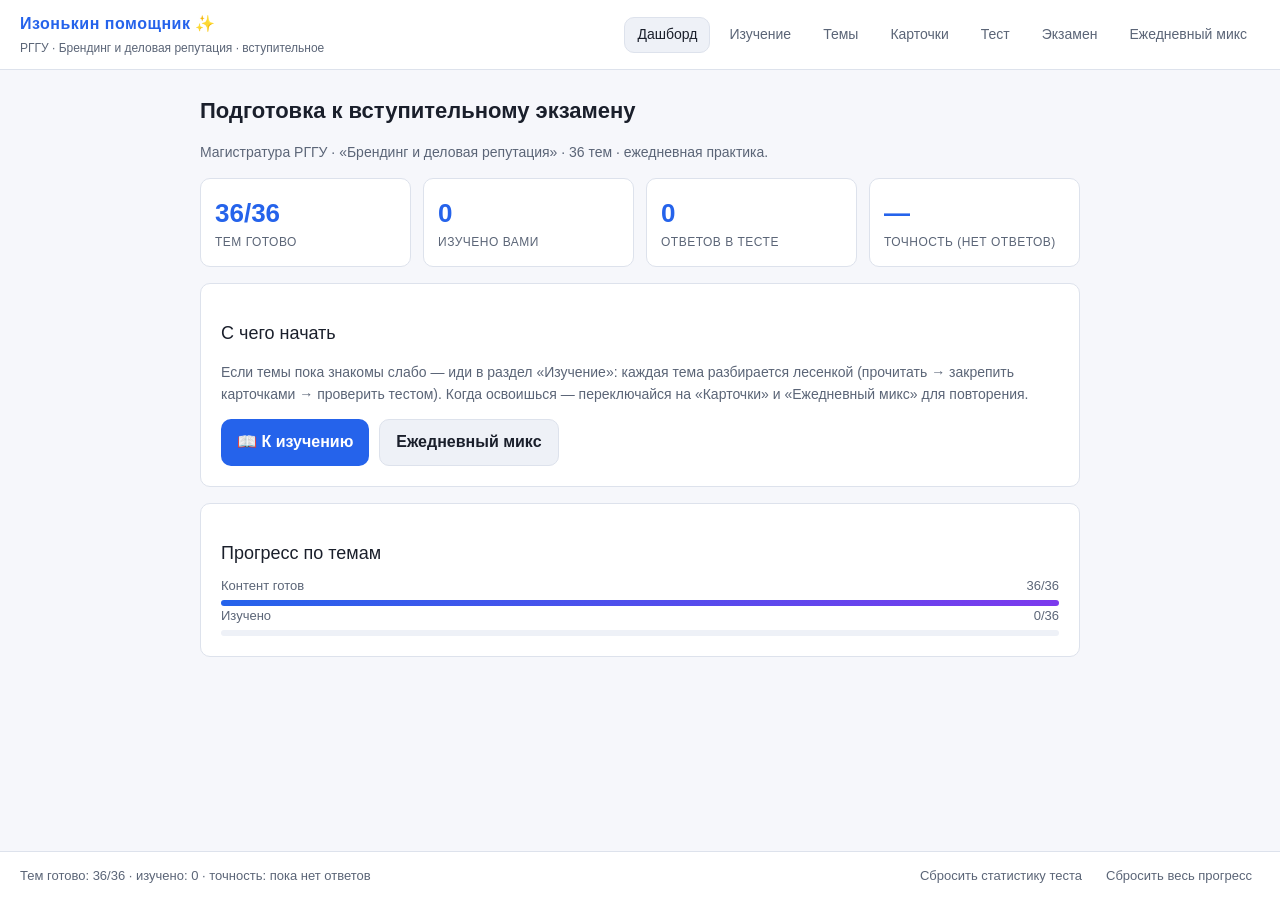
<file: index.html>
<!doctype html>
<html lang="ru">
<head>
  <meta charset="utf-8" />
  <meta name="viewport" content="width=device-width, initial-scale=1" />
  <title>Изонькин помощник · подготовка в магистратуру</title>
  <link rel="stylesheet" href="styles.css" />
</head>
<body>
  <header class="topbar">
    <div class="brand">
      <span class="logo">Изонькин помощник ✨</span>
      <span class="sub">РГГУ · Брендинг и деловая репутация · вступительное</span>
    </div>
    <nav class="modes">
      <button data-view="dashboard" class="active">Дашборд</button>
      <button data-view="study">Изучение</button>
      <button data-view="topics">Темы</button>
      <button data-view="flashcards">Карточки</button>
      <button data-view="test">Тест</button>
      <button data-view="exam">Экзамен</button>
      <button data-view="daily">Ежедневный микс</button>
    </nav>
  </header>

  <main id="app"></main>

  <footer class="bottombar">
    <span id="progress-summary">—</span>
    <span class="footer-actions">
      <button id="reset-stats" class="link-btn">Сбросить статистику теста</button>
      <button id="reset-progress" class="link-btn">Сбросить весь прогресс</button>
    </span>
  </footer>

  <script type="module" src="./app.js"></script>
</body>
</html>
</file>
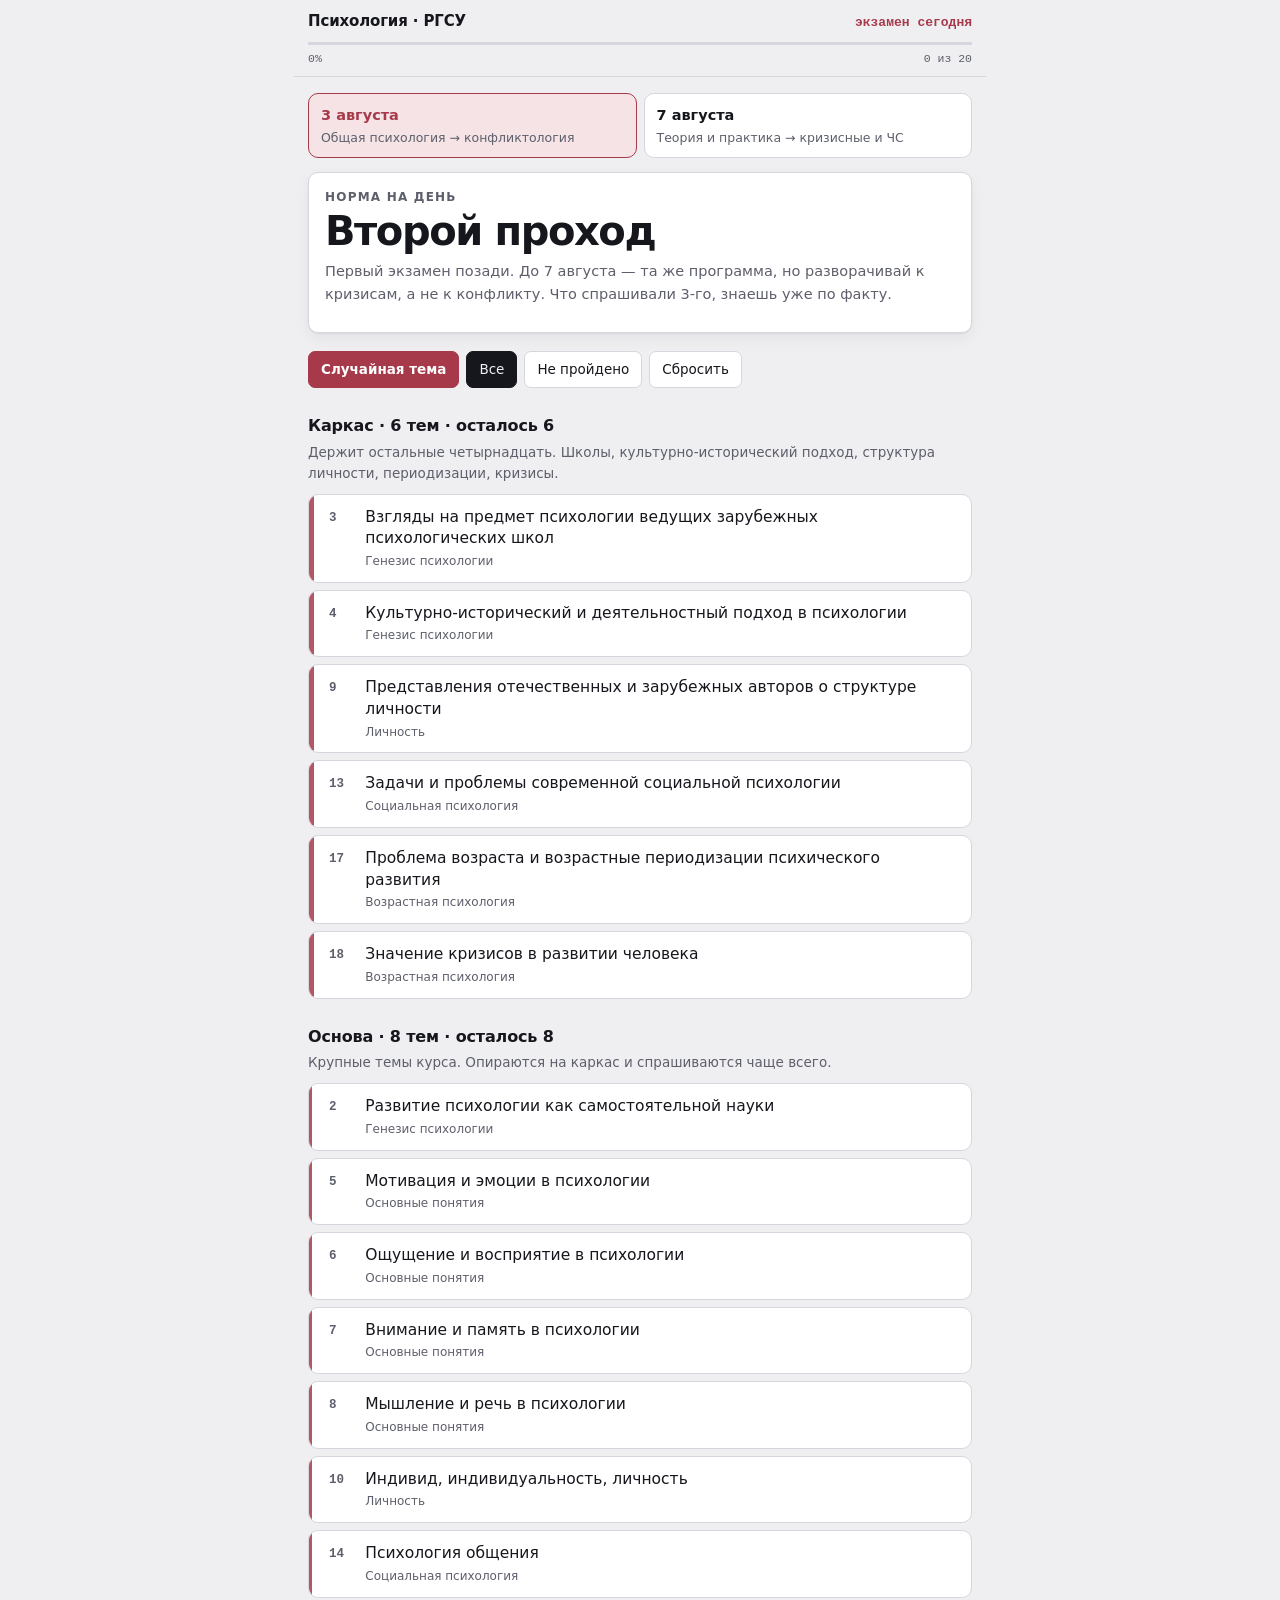
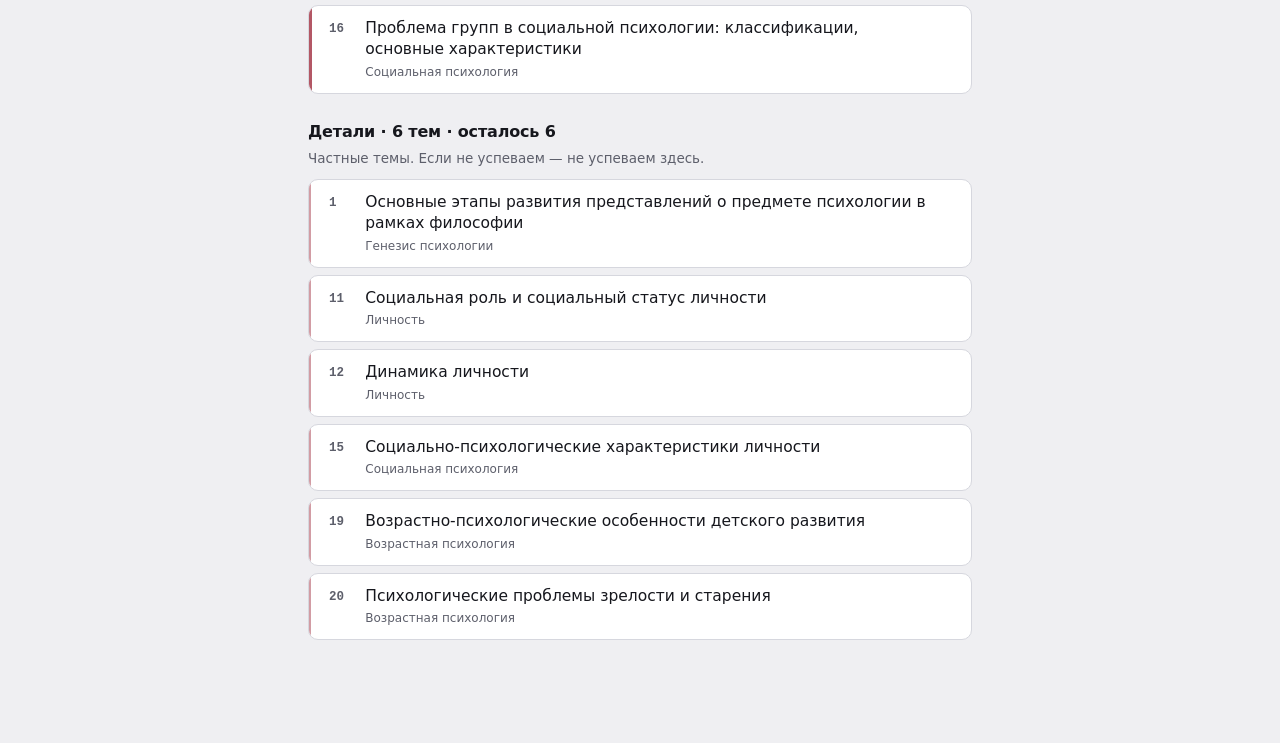
<file: psihologiya/index.html>
<!doctype html>
<html lang="ru">
<head>
<meta charset="utf-8">
<meta name="viewport" content="width=device-width, initial-scale=1, viewport-fit=cover">
<meta name="theme-color" content="#EFEFF2" media="(prefers-color-scheme: light)">
<meta name="theme-color" content="#0C0D11" media="(prefers-color-scheme: dark)">
<meta name="description" content="Подготовка к вступительным испытаниям РГСУ по психологии, 3 и 7 августа 2026. 20 тем, костяки устных ответов, развороты к конфликтологии и к кризисным ситуациям.">
<meta name="robots" content="noindex, nofollow">
<meta name="apple-mobile-web-app-capable" content="yes">
<meta name="apple-mobile-web-app-title" content="Психология">
<link rel="icon" href="data:image/svg+xml,<svg xmlns=%22http://www.w3.org/2000/svg%22 viewBox=%220 0 100 100%22><text y=%22.9em%22 font-size=%2290%22>&#129504;</text></svg>">
<title>Психология РГСУ — подготовка к 3 и 7 августа</title>
<style>
  html { -webkit-text-size-adjust: 100%; }
  body { margin: 0; }
  h1,h2,h3,p,ol,ul,figure { margin: 0; }
  ol,ul { padding: 0; list-style: none; }
  ol.kost { list-style: decimal; }
  button { font: inherit; color: inherit; }
  img { max-width: 100%; }
</style>
</head>
<body>
<style>
  :root {
    --ground: #EFEFF2; --card: #FFFFFF; --ink: #16171D; --muted: #5D5F6B;
    --line: #D6D7DE; --chip: #F3F3F6;
    --conf: #A63A4A; --conf-soft: #F5E3E5;
    --crisis: #1C6E72; --crisis-soft: #DDECEC;
    --shadow: 0 1px 2px rgba(22,23,29,.06), 0 6px 16px rgba(22,23,29,.05);
    --r: 10px;
    --sans: system-ui, -apple-system, "Segoe UI", Roboto, sans-serif;
    --mono: ui-monospace, SFMono-Regular, Menlo, Consolas, monospace;
  }
  @media (prefers-color-scheme: dark) {
    :root {
      --ground: #0C0D11; --card: #15161B; --ink: #E5E6EC; --muted: #8E90A0;
      --line: #262832; --chip: #1C1E25;
      --conf: #E08894; --conf-soft: #33191E;
      --crisis: #4FB3B8; --crisis-soft: #10292B;
      --shadow: 0 1px 2px rgba(0,0,0,.45), 0 6px 16px rgba(0,0,0,.3);
    }
  }
  :root[data-theme="dark"] {
    --ground: #0C0D11; --card: #15161B; --ink: #E5E6EC; --muted: #8E90A0;
    --line: #262832; --chip: #1C1E25;
    --conf: #E08894; --conf-soft: #33191E;
    --crisis: #4FB3B8; --crisis-soft: #10292B;
    --shadow: 0 1px 2px rgba(0,0,0,.45), 0 6px 16px rgba(0,0,0,.3);
  }
  :root[data-theme="light"] {
    --ground: #EFEFF2; --card: #FFFFFF; --ink: #16171D; --muted: #5D5F6B;
    --line: #D6D7DE; --chip: #F3F3F6;
    --conf: #A63A4A; --conf-soft: #F5E3E5;
    --crisis: #1C6E72; --crisis-soft: #DDECEC;
    --shadow: 0 1px 2px rgba(22,23,29,.06), 0 6px 16px rgba(22,23,29,.05);
  }
  /* режим экзамена задаёт рабочий акцент */
  body { --accent: var(--conf); --accent-soft: var(--conf-soft); }
  body[data-mode="crisis"] { --accent: var(--crisis); --accent-soft: var(--crisis-soft); }

  * { box-sizing: border-box; }
  body {
    margin: 0; background: var(--ground); color: var(--ink);
    font-family: var(--sans); font-size: 17px; line-height: 1.55;
    -webkit-text-size-adjust: 100%;
  }
  .wrap { max-width: 44rem; margin: 0 auto; padding: 0 14px 96px; }

  .top {
    position: sticky; top: 0; z-index: 20; background: var(--ground);
    border-bottom: 1px solid var(--line); margin: 0 -14px 16px; padding: 10px 14px 0;
  }
  .toprow { display: flex; align-items: baseline; gap: 10px; }
  .brand { font-size: 15px; font-weight: 680; letter-spacing: -.01em; }
  .countdown {
    margin-left: auto; font-family: var(--mono); font-size: 13px;
    font-variant-numeric: tabular-nums; color: var(--accent); font-weight: 600;
  }
  .bar { height: 3px; background: var(--line); margin-top: 9px; }
  .bar > i { display: block; height: 100%; background: var(--accent); transition: width .35s ease; }
  .barlbl {
    display: flex; justify-content: space-between; padding: 5px 0 8px;
    font-family: var(--mono); font-size: 11.5px; color: var(--muted);
    font-variant-numeric: tabular-nums;
  }

  /* переключатель экзамена */
  .modes { display: grid; grid-template-columns: 1fr 1fr; gap: 7px; margin-bottom: 14px; }
  .mode {
    text-align: left; padding: 10px 12px; border-radius: var(--r);
    border: 1px solid var(--line); background: var(--card); cursor: pointer;
  }
  .mode b { display: block; font-size: 14.5px; font-weight: 640; }
  .mode span { font-size: 12.5px; color: var(--muted); }
  .mode[aria-pressed="true"] { border-color: var(--accent); background: var(--accent-soft); }
  .mode[aria-pressed="true"] b { color: var(--accent); }

  .today {
    background: var(--card); border: 1px solid var(--line); border-radius: var(--r);
    padding: 15px 16px; box-shadow: var(--shadow); margin-bottom: 18px;
  }
  .today h2 {
    margin: 0 0 3px; font-size: 12px; font-weight: 640; text-transform: uppercase;
    letter-spacing: .1em; color: var(--muted);
  }
  .bignum { font-size: 40px; font-weight: 720; letter-spacing: -.035em; line-height: 1.05; }
  .bignum span { font-size: 17px; font-weight: 500; letter-spacing: 0; color: var(--muted); }
  .today p { margin: 8px 0 0; font-size: 14.5px; color: var(--muted); }
  .queue { display: flex; flex-wrap: wrap; gap: 6px; margin-top: 12px; }
  .qchip {
    font-family: var(--mono); font-size: 12.5px; font-variant-numeric: tabular-nums;
    background: var(--accent-soft); color: var(--accent); border-radius: 5px;
    padding: 3px 7px; font-weight: 600;
  }

  .tools { display: flex; flex-wrap: wrap; gap: 7px; margin-bottom: 16px; }
  button {
    font: inherit; font-size: 13.5px; cursor: pointer; border-radius: 7px;
    border: 1px solid var(--line); background: var(--card); color: var(--ink);
    padding: 7px 12px; transition: border-color .15s, background .15s;
  }
  button:hover { border-color: var(--accent); }
  button:focus-visible { outline: 2px solid var(--accent); outline-offset: 2px; }
  .tools button[aria-pressed="true"] { background: var(--ink); color: var(--ground); border-color: var(--ink); }
  .primary { background: var(--accent); color: #fff; border-color: var(--accent); font-weight: 600; }

  .tier { margin: 26px 0 10px; }
  .tier h3 { margin: 0; font-size: 16px; font-weight: 680; letter-spacing: -.01em; }
  .tier p { margin: 3px 0 0; font-size: 13.5px; color: var(--muted); }

  .item {
    background: var(--card); border: 1px solid var(--line); border-radius: var(--r);
    margin-bottom: 7px; overflow: hidden; position: relative;
  }
  .item::before {
    content: ""; position: absolute; left: 0; top: 0; bottom: 0;
    background: var(--accent); opacity: .85;
  }
  .item[data-tier="1"]::before { width: 5px; }
  .item[data-tier="2"]::before { width: 3px; }
  .item[data-tier="3"]::before { width: 1.5px; opacity: .5; }
  .item[data-done="1"] { opacity: .58; }
  .item[data-done="1"]::before { background: var(--muted); }

  .head {
    display: flex; align-items: flex-start; gap: 10px; width: 100%;
    text-align: left; background: none; border: 0; border-radius: 0;
    padding: 12px 13px 12px 20px;
  }
  .head:hover { border-color: transparent; background: var(--accent-soft); }
  .num {
    font-family: var(--mono); font-size: 12.5px; font-variant-numeric: tabular-nums;
    color: var(--muted); min-width: 2.1em; padding-top: 2px; font-weight: 600;
  }
  .ttl { flex: 1; font-size: 15.5px; line-height: 1.4; font-weight: 520; }
  .sect { display: block; font-size: 12px; color: var(--muted); margin-top: 3px; }
  .tick { font-size: 17px; color: var(--accent); padding-top: 1px; min-width: 1em; }

  .body { display: none; padding: 2px 15px 16px 20px; border-top: 1px solid var(--line); }
  .item[data-open="1"] .body { display: block; }
  .lbl {
    font-size: 11.5px; font-weight: 640; text-transform: uppercase; letter-spacing: .1em;
    color: var(--muted); margin: 16px 0 7px;
  }
  ol.kost { margin: 0; padding-left: 1.3em; }
  ol.kost li { margin-bottom: 9px; font-size: 15.5px; line-height: 1.52; }
  ol.kost li::marker { color: var(--accent); font-family: var(--mono); font-size: 13px; }
  .terms { display: flex; flex-wrap: wrap; gap: 5px; }
  .term {
    font-size: 13px; background: var(--chip); border: 1px solid var(--line);
    border-radius: 5px; padding: 3px 8px;
  }
  .para { margin: 0 0 8px; font-size: 15px; }
  .turn {
    border-left: 3px solid var(--accent); background: var(--accent-soft);
    padding: 10px 13px; border-radius: 0 7px 7px 0; margin-bottom: 8px; font-size: 15px;
  }
  .turn.off { border-left-color: var(--line); background: transparent; opacity: .62; }
  .turn b {
    display: block; font-size: 11.5px; text-transform: uppercase; letter-spacing: .07em;
    color: var(--accent); margin-bottom: 4px;
  }
  .turn.off b { color: var(--muted); }
  .stance { border-left: 3px solid var(--muted); padding: 2px 0 2px 13px; margin-bottom: 9px; font-size: 15px; }
  .exp { background: var(--chip); border-radius: 7px; padding: 10px 13px; margin-bottom: 8px; font-size: 15px; }
  .fu { border-top: 1px dashed var(--line); padding-top: 9px; margin-top: 9px; font-size: 14.5px; }
  .fu q { display: block; font-weight: 620; quotes: none; margin-bottom: 3px; }
  .fu q::before, .fu q::after { content: ""; }
  .fu div { color: var(--muted); }
  .done-btn { margin-top: 18px; width: 100%; }
  .empty { text-align: center; color: var(--muted); padding: 36px 0; font-size: 15px; }

  .drill { position: fixed; inset: 0; background: var(--ground); z-index: 40; display: none; overflow-y: auto; }
  .drill[data-on="1"] { display: block; }
  .drill .inner { max-width: 44rem; margin: 0 auto; padding: 22px 16px 60px; }
  .drill .kicker { font-size: 12px; text-transform: uppercase; letter-spacing: .1em; color: var(--muted); font-weight: 640; }
  .drill h2 { font-size: 25px; line-height: 1.24; letter-spacing: -.02em; margin: 7px 0 20px; text-wrap: balance; }
  .reveal { margin-top: 20px; }

  @media (prefers-reduced-motion: reduce) { * { transition: none !important; } }
  @media (min-width: 640px) { body { font-size: 17.5px; } .wrap { padding: 0 20px 96px; } }
</style>

<div class="wrap">
  <div class="top">
    <div class="toprow">
      <div class="brand">Психология · РГСУ</div>
      <div class="countdown" id="cd"></div>
    </div>
    <div class="bar"><i id="bar" style="width:0%"></i></div>
    <div class="barlbl"><span id="pct">0%</span><span id="cnt">0 из 20</span></div>
  </div>

  <div class="modes">
    <button class="mode" id="mConf" aria-pressed="true">
      <b>3 августа</b><span>Общая психология → конфликтология</span>
    </button>
    <button class="mode" id="mCrisis" aria-pressed="false">
      <b>7 августа</b><span>Теория и практика → кризисные и ЧС</span>
    </button>
  </div>

  <div class="today">
    <h2>Норма на день</h2>
    <div class="bignum" id="rate">—</div>
    <p id="hint"></p>
    <div class="queue" id="queue"></div>
  </div>

  <div class="tools">
    <button class="primary" id="drillBtn">Случайная тема</button>
    <button id="fAll" aria-pressed="true">Все</button>
    <button id="fLeft" aria-pressed="false">Не пройдено</button>
    <button id="reset">Сбросить</button>
  </div>

  <div id="list"></div>
</div>

<div class="drill" id="drill">
  <div class="inner">
    <div class="kicker" id="dKick"></div>
    <h2 id="dTitle"></h2>
    <p style="color:var(--muted);font-size:15px">Проговори вслух две&nbsp;— три минуты. Потом открой костяк и сверься: что пропустил, какие имена и термины не прозвучали, была ли своя позиция.</p>
    <button class="primary" id="dShow">Показать костяк</button>
    <div class="reveal" id="dBody" hidden></div>
    <div class="tools" style="margin-top:22px">
      <button id="dNext">Следующая</button>
      <button id="dClose">Закрыть</button>
    </div>
  </div>
</div>

<script>
const TOPICS = [{"title": "Взгляды на предмет психологии ведущих зарубежных психологических школ", "kostyak": ["Разберу по одной схеме: что школа считала предметом, каким методом работала, что осталось в практике. Так виднее логику.", "Бихевиоризм. Уотсон в своём манифесте заявляет: сознание для науки недоступно, предмет психологии — поведение, схема S → R. Метод — объективное наблюдение и эксперимент, в том числе на животных. Опора — Павлов и Торндайк с его законом эффекта. Скиннер добавляет главное: оперантное обусловливание, поведение управляется своими последствиями, подкреплением. Отсюда выросли поведенческая терапия, жетонные системы, программированное обучение — практика огромная.", "Необихевиоризм — признание, что чистая схема не работает. Толмен вводит промежуточные переменные и говорит о когнитивных картах: крыса в лабиринте усваивает не цепочку движений, а пространственную схему. Халл строит формальную теорию с драйвом. Позже Бандура показывает научение через наблюдение, без прямого подкрепления. Это уже мостик к когнитивной психологии.", "Гештальтпсихология. Предмет — целостные структуры сознания, гештальты; исходный тезис: целое не сводится к сумме частей и первично по отношению к ним. Вертгеймер начинает с фи-феномена, кажущегося движения, которого нет ни в одном из двух стимулов по отдельности. Кёлер на Тенерифе показывает у шимпанзе решение задачи через инсайт, а не перебор. Коффка переносит принцип на развитие. Левин расширяет до теории поля: поведение — функция человека и среды в данный момент, жизненное пространство, валентности, конфликт как столкновение сил.", "Психоанализ. Предмет — бессознательное. Метод — свободные ассоциации, толкование сновидений, анализ оговорок и переноса. Фрейд даёт структуру: Оно, Я, Сверх-Я; вытеснение и защиты; конфликт влечения и запрета как двигатель психической жизни. Юнг расходится с ним по вопросу либидо и вводит коллективное бессознательное, архетипы, типологию установок — интроверсия и экстраверсия. Адлер строит индивидуальную психологию: чувство неполноценности и стремление к превосходству, компенсация, жизненный стиль, социальный интерес.", "Гуманистическая психология — „третья сила“ против бихевиоризма и психоанализа. Предмет — личность, её опыт и стремление к развитию. Роджерс: клиентоцентрированная терапия, конгруэнтность, эмпатия, безусловное позитивное принятие, Я-концепция и рассогласование между реальным и идеальным Я. Маслоу: иерархия потребностей и самоактуализация, изучение здоровых и продуктивных людей вместо больных. Рядом — экзистенциальная линия: Франкл с логотерапией и смыслом, найденным в страдании.", "Когнитивная психология и когнитивная революция середины XX века. Предмет — познавательные процессы, переработка информации. Метафора — человек как система, принимающая, кодирующая, хранящая и извлекающая информацию; отсюда модели памяти, внимания, схемы. Толчок дали кибернетика, теория информации, работы по языку и критика бихевиоризма со стороны Хомского. Найссер книгой „Когнитивная психология“ фактически даёт направлению имя, а позже сам критикует лабораторность и требует экологической валидности.", "Если свести: бихевиоризм отказался от сознания ради объективности и потерял содержание; гештальт вернул целостность, но остался в основном на восприятии; психоанализ дал глубину и потерял проверяемость; гуманистическая психология вернула личность и ценности; когнитивная — вернула внутренние процессы, но уже с моделями, которые можно проверять.", "И важно сказать, что сегодня чистых школ почти нет. Есть когнитивно-поведенческая терапия, выросшая из двух традиций сразу, есть эмоционально-фокусированная работа с гуманистическими корнями, есть современный психоанализ в теории объектных отношений и привязанности."], "terms": ["Уотсон", "S → R", "Торндайк", "закон эффекта", "Скиннер", "оперантное обусловливание и подкрепление", "Толмен", "когнитивные карты и промежуточные переменные", "Бандура", "научение через наблюдение", "Вертгеймер", "фи-феномен", "Кёлер", "инсайт", "Коффка", "Левин", "теория поля и жизненное пространство", "Фрейд", "Оно — Я — Сверх-Я", "вытеснение", "Юнг", "коллективное бессознательное и архетипы", "Адлер", "комплекс неполноценности и компенсация", "Роджерс", "конгруэнтность и безусловное принятие", "Маслоу", "самоактуализация", "Франкл", "логотерапия", "Найссер", "«Когнитивная психология»", "когнитивная революция", "экологическая валидность"], "exp": [], "stance": ["«Бихевиоризм я считаю честной, но чрезмерной платой за строгость. Он дал психологии стандарт доказательности, которого до него не было, и дал самую воспроизводимую практику — поведенческие методы работают до сих пор. Но за скобками остался человек: значение, цель, смысл. Толмен и Бандура фактически вернули их обратно, и это признание того, что без внутренних переменных объяснить поведение не получается.»", "«К психоанализу отношусь двойственно и говорю об этом прямо. Как теория он плохо фальсифицируем, и многое из фрейдовской метапсихологии я считаю устаревшим. Но именно он ввёл в психологию вещи, без которых сегодня не работает никто: бессознательное, защиты, перенос, идея внутреннего конфликта как нормы. Живёт не столько теория Фрейда, сколько её продолжение — Эриксон, Боулби, объектные отношения.»", "«Гуманистическую психологию ценю за поворот к здоровому человеку и за то, что роджерсовские условия эмпатии и принятия оказались подтверждены исследованиями терапевтического альянса. Слабость — расплывчатость понятий: самоактуализацию трудно измерить, и это до сих пор её уязвимое место.»"], "conf": ["Здесь материал прямой. Левин — фактически отец психологии конфликта: три типа внутриличностного конфликта (приближение — приближение, избегание — избегание, приближение — избегание), теория поля, групповая динамика, стили руководства и его же тренинговые группы, из которых выросла вся практика работы с группой. Фрейд задаёт модель интрапсихического конфликта: влечение против запрета, и защиты как способ его переработать. Адлер даёт социальную оптику — соперничество, компенсация, чувство общности как критерий здоровья. Бихевиоризм объясняет, почему конфликтное поведение закрепляется: оно подкрепляется, часто самим оппонентом. А когнитивная традиция даёт атрибутивные искажения и теорию когнитивного диссонанса Фестингера — то, чем сегодня объясняют эскалацию."], "crisis": ["Тоже прямой. Психоанализ дал понятие травматического невроза и защит, а после войн — практику работы с военной травмой. Гуманистическая линия дала отношение к пострадавшему как к человеку с ресурсом, а не с дефектом: в остром кризисе роджерсовские условия — присутствие, принятие, отражение — часто и есть вся возможная помощь в первые часы. Франкл здесь отдельно: смысл как опора в предельном страдании, опыт лагеря, положенный в основу логотерапии, — это то, на чём держится работа с утратой. Поведенческая и когнитивная традиции дали доказательную часть: экспозиция при посттравматическом расстройстве, работа с иррациональными убеждениями у Эллиса и Бека, которые сами вышли из психоанализа и разошлись с ним. Если попросят назвать метод с доказанной эффективностью при ПТСР — называй когнитивно-поведенческую терапию, сфокусированную на травме."], "follow": [{"q": "Чем необихевиоризм отличается от классического?", "a": "Тем, что между стимулом и реакцией допускаются внутренние переменные: у Толмена — когнитивные карты и ожидания, у Халла — драйв и навык. Формула становится S — O — R. Классический бихевиоризм считал внутреннее принципиально ненаблюдаемым и потому лишним, необихевиоризм — ненаблюдаемым напрямую, но выводимым из поведения."}, {"q": "Что такое когнитивная революция и почему она случилась?", "a": "Смена господствующего подхода в 1950–60-е: вместо поведения предметом снова становятся внутренние процессы, но описанные как переработка информации. Причины — предел объяснительных возможностей бихевиоризма (прежде всего на языке: критика Хомского), появление кибернетики и вычислительной метафоры, запрос на понимание памяти, внимания, принятия решений."}], "n": 3, "section": "Генезис психологии", "tier": 1}, {"title": "Культурно-исторический и деятельностный подход в психологии", "kostyak": ["Это отечественный ответ на кризис, и отвечу я именно так: не ещё одна школа рядом с зарубежными, а попытка построить психологию на другом основании — на культуре и на деятельности.", "Выготский начинает с различения натуральных и высших психических функций. Натуральные — непроизвольное внимание, механическая память — даны природой. Высшие — произвольное внимание, логическая память, понятийное мышление, воля — возникают в культуре, они социальны по происхождению и опосредствованы знаком.", "Ключевое понятие — опосредствование. Между человеком и задачей встаёт орудие; во внешней деятельности это инструмент, в психической — знак, прежде всего слово. Классический пример — узелок на память: человек управляет своей памятью не изнутри, а извне, через средство.", "Отсюда закон развития высших функций: всякая функция появляется дважды — сначала между людьми, как интерпсихическая, потом внутри человека, как интрапсихическая. Переход называется интериоризацией. Речь сначала обращена к другому, потом к себе — эгоцентрическая речь — и наконец становится внутренней речью и средством мышления. Это разбирается в „Мышлении и речи“.", "Практический выход — зона ближайшего развития: расстояние между тем, что ребёнок делает сам, и тем, что делает вместе со взрослым. Обучение ведёт за собой развитие, а ориентироваться надо на созревающее, а не на созревшее. На этом стоит вся развивающая педагогика и диагностика обучаемости.", "Ещё одна мысль Выготского, которую редко называют, а зря: единство аффекта и интеллекта. Он возражал против отрыва мышления от побуждений и говорил, что за мыслью стоит мотивирующая сфера. Для практика это принципиально: чисто когнитивная работа без обращения к аффекту не даёт изменений.", "Леонтьев продолжает линию, но переносит центр тяжести на деятельность. Строение деятельности: деятельность отвечает мотиву, действие — цели, операция — условиям. Психика формируется и проявляется в деятельности, внешняя и внутренняя деятельность имеют принципиально общее строение — это основание для интериоризации. Он же вводит ведущую деятельность как критерий периодизации развития: игра, учение, общение, труд. Главные его положения собраны в „Деятельности. Сознании. Личности“, там же — идея личностного смысла и сдвига мотива на цель.", "Рубинштейн формулирует принцип единства сознания и деятельности: психика не только проявляется, но и формируется в деятельности, при этом сознание и деятельность не тождественны. Его „Основы общей психологии“ на десятилетия стали базовым учебником. И его же формула о внешних причинах, действующих через внутренние условия, — то есть человек не отпечаток обстоятельств, а субъект.", "Здесь важно назвать расхождение. Для Леонтьева деятельность — объяснительный принцип и, по сути, исходная единица анализа психики. Для Рубинштейна первичен субъект, а деятельность — способ его существования; он возражал против того, чтобы выводить психику из деятельности, и настаивал на самостоятельности внутреннего. Спор не терминологический: от него зависит, считаем ли мы человека производным от того, что он делает, или деятельность производной от того, кто он."], "terms": ["Выготский", "натуральные и высшие психические функции", "знак как психологическое орудие", "опосредствование", "интериоризация", "закон «сначала между людьми", "потом внутри»", "зона ближайшего развития", "обучение ведёт за собой развитие", "единство аффекта и интеллекта", "«Мышление и речь»", "эгоцентрическая и внутренняя речь", "Леонтьев", "деятельность — действие — операция", "мотив — цель — условия", "ведущая деятельность", "личностный смысл", "сдвиг мотива на цель", "«Деятельность. Сознание. Личность»", "Рубинштейн", "принцип единства сознания и деятельности", "«внешние причины через внутренние условия»", "«Основы общей психологии»", "Лурия", "Запорожец", "Гальперин", "Эльконин"], "exp": [], "stance": ["«Считаю культурно-исторический подход самым сильным, что дала отечественная психология, и не из патриотизма. Он решает задачу, с которой не справились ни бихевиоризм, ни когнитивная психология: объясняет, откуда берётся произвольность. Не постулирует её, а показывает механизм — через средство, через другого человека. Мировое признание Выготского в последние десятилетия только выросло, его читают в образовании и в исследованиях развития по всему миру.»", "«В споре Рубинштейна и Леонтьева я ближе к Рубинштейну. Формула Леонтьева объясняет очень многое, но при последовательном проведении личность рискует раствориться в иерархии мотивов, а субъект — исчезнуть. Рубинштейновское „внешнее через внутреннее“ мне кажется точнее: оно оставляет место избирательности и ответственности, без которых не работает ни психотерапия, ни разговор о личности вообще.»", "«Слабое место подхода назову тоже: у Выготского многое осталось программой, а не проверенной теорией — он умер рано, часть понятий не доведена до операциональных определений. Зона ближайшего развития блестяща как идея и трудна как измеряемая величина.»"], "conf": ["Главный ход — социальное происхождение психики. Если высшие функции рождаются во взаимодействии, то и способы обращаться с противоречием человек тоже присваивает извне: сначала конфликт разрешают за него и при нём, потом он делает это сам. Внутренний спор с собой — интериоризованный внешний диалог; здесь уместно вспомнить Бахтина и диалогичность сознания. Дальше: у Леонтьева конфликт мотивов встроен в структуру личности — иерархия мотивов и означает, что они соперничают, а личность складывается в их столкновении. И совместная деятельность как понятие — прямая опора для конфликтологии: конфликт возникает не между людьми вообще, а между позициями в общем деле, и разрешается через изменение самой деятельности и её мотивов, а не только через переговоры о словах."], "crisis": ["Опосредствование — рабочая идея для помощи в кризисе. Человек в остром состоянии теряет произвольную регуляцию, откатывается к более натуральным формам реагирования; задача помогающего — вернуть средство: назвать словом, дать структуру, задать простую последовательность действий. Психолог здесь буквально работает как внешнее звено регуляции, которое пострадавший временно не может держать сам, — это и есть зона ближайшего развития применительно к взрослому в беде. Единство аффекта и интеллекта объясняет, почему информирование само по себе не помогает, пока не встретился с аффектом. А деятельностный подход даёт ориентир в реабилитации: восстановление идёт через возвращение человека в осмысленную деятельность и через перестройку мотивов, а не через одни лишь разговоры о состоянии. Здесь же уместно назвать Лурию: восстановление функций после ранений в годы войны строилось именно на идее перестройки функциональной системы с опорой на сохранное звено."], "follow": [{"q": "Что такое интериоризация и есть ли обратный процесс?", "a": "Переход внешнего, разделённого с другим действия во внутренний план. Обратный процесс — экстериоризация: развёртывание внутреннего действия вовне, когда оно затруднено или когда нужно передать его другому. У Гальперина это выражено в теории поэтапного формирования умственных действий: от материального действия через громкую речь и речь про себя к умственному."}, {"q": "Чем зона ближайшего развития отличается от простой подсказки?", "a": "Тем, что это не про облегчение задачи, а про диагностику потенциала. Ребёнок принимает помощь и переносит найденный способ на новый материал — значит, функция созревает. Два ребёнка с одинаковым актуальным уровнем могут иметь разную зону, и прогноз обучения у них разный. Отсюда идея обучающего эксперимента как метода диагностики."}], "n": 4, "section": "Генезис психологии", "tier": 1}, {"title": "Представления отечественных и зарубежных авторов о структуре личности", "kostyak": ["Начать с рамки: «Вопрос о структуре личности — это вопрос о том, из каких устойчивых составляющих она складывается и как они соотносятся. Единой общепринятой структуры нет до сих пор, и это не изъян науки, а следствие того, что школы отвечали на разные вопросы».", "Развести два больших способа отвечать: динамический (что движет личностью, какие силы внутри неё конфликтуют) и диспозиционный (какими устойчивыми чертами люди различаются между собой). Дальше идти по этой развилке — так ответ не рассыпается в перечисление фамилий.", "Динамическая линия за рубежом: Фрейд — трёхкомпонентная модель, Оно, Я и Сверх-Я, где Я работает на удержании равновесия между влечениями, требованиями реальности и интериоризованными запретами. Юнг — установки экстраверсии и интроверсии плюс четыре функции (мышление, чувство, ощущение, интуиция), и уровневая модель психики с личным и коллективным бессознательным, архетипами. Адлер — личность как целостный стиль жизни, выстроенный вокруг переживания неполноценности и компенсации, с социальным интересом как показателем зрелости.", "Диспозиционная линия: Олпорт ввёл черту как единицу анализа и различил кардинальные, центральные и вторичные черты. Кеттелл пошёл от факторного анализа — исходные и поверхностные черты, шестнадцать факторов в опроснике. Айзенк свёл структуру к небольшому числу суперфакторов — экстраверсия, нейротизм, позже психотизм — и пытался подвести под них нейрофизиологию. Сегодняшний рабочий консенсус в этой линии — «Большая пятёрка»: открытость опыту, добросовестность, экстраверсия, доброжелательность, нейротизм; модель хорошо воспроизводится в разных культурах и по разным языкам.", "Отдельно назвать гуманистическую линию: Роджерс — структура через Я-концепцию, реальное и идеальное Я, конгруэнтность как согласованность опыта и представления о себе. Маслоу — структура через иерархию потребностей и самоактуализацию как верхний уровень.", "Перейти к отечественным: «В нашей традиции структуру строили не от черт, а от деятельности и от отношений человека с миром».", "Рубинштейн — три плана: направленность (чего человек хочет), знания, умения и навыки (что он может), индивидуально-типологические особенности (как он это делает). Платонов — четыре подструктуры по критерию соотношения биологического и социального: направленность, опыт, особенности психических процессов, биопсихические свойства. Леонтьев — ядро личности не в чертах, а в иерархии мотивов, личность рождается дважды и определяется тем, какой мотив стал смыслообразующим. Мясищев — личность как система отношений к миру, к другим и к себе. Ананьев — самая ёмкая схема: индивид, личность, субъект деятельности, а индивидуальность как их интеграция. Божович — линия развития личности через внутреннюю позицию и иерархию мотивов в онтогенезе.", "Свести: «Диспозиционные модели дают операциональность и измеримость, динамические и деятельностные — объяснение, откуда структура берётся. Практически я работаю с обеими: одна отвечает на вопрос „какой“, другая — на вопрос „почему такой“»."], "terms": ["Оно", "Я", "Сверх-Я", "архетип и коллективное бессознательное", "стиль жизни и компенсация", "черта личности", "факторный анализ", "шестнадцать факторов Кеттелла", "суперфакторы Айзенка", "«Большая пятёрка»", "Я-концепция и конгруэнтность", "самоактуализация", "направленность личности", "иерархия мотивов", "подструктуры Платонова", "система отношений Мясищева", "индивид — личность — субъект деятельности — индивидуальность"], "exp": [], "stance": ["Рабочим считаю сочетание: «Большая пятёрка» как язык описания и измерения, деятельностный подход как язык объяснения. Пятифакторная модель честно признаёт, что она описательная — она не претендует объяснить, откуда черты берутся, и в этом её сила, а не слабость.", "Что устарело — не сами модели, а попытка выбрать одну «истинную структуру». Шестнадцать факторов Кеттелла по нынешним данным воспроизводятся плохо, факторное решение оказалось неустойчивым — это стоит сказать прямо. И типологии Юнга я бы отдал должное как исторической идее, но не как диагностическому инструменту: производные от неё популярные типологии психометрически слабы."], "conf": ["Через Фрейда и Мясищева. Структура личности изначально задумывалась как модель внутреннего конфликта: у Фрейда Я держит противоречие между влечением и запретом, у Леонтьева личность строится в столкновении мотивов, и выбор между конкурирующими смыслами — это и есть внутриличностный конфликт в чистом виде. У Мясищева невроз прямо выводится из противоречия в системе отношений. Дальше можно сказать: конфликтность как устойчивая характеристика в диспозиционном языке ложится на низкую доброжелательность и высокий нейротизм — и это уже мостик к прогнозу поведения в конфликте."], "crisis": ["Через Я и защиты: структура становится видна тогда, когда на неё давят. В экстремальной ситуации первым отказывает то, что держало равновесие, — отсюда классическая работа с защитными механизмами и с тем, как рушится Я-концепция при травме. У Роджерса это формулируется точно: травматический опыт не встраивается в представление о себе, возникает неконгруэнтность. Плюс диспозиционный слой: нейротизм и низкая добросовестность в исследованиях устойчиво связаны с худшим восстановлением после травматического события, и это уже прикладной прогноз для отбора и сопровождения."], "follow": [{"q": "Чем подструктуры Платонова отличаются от уровней Рубинштейна?", "a": "У Рубинштейна три плана отвечают на вопросы «чего хочет — что может — как делает», это функциональное разделение. У Платонова критерий один и сквозной: доля биологического и социального в подструктуре. От направленности, где почти всё социально, к биопсихическим свойствам, где преобладает врождённое. Платонов, по сути, попытался развести биологическое и социальное количественно, и за это его как раз критиковали — граница получается условной."}, {"q": "Почему „Большая пятёрка“, а не шестнадцать факторов?", "a": "Потому что пятифакторное решение устойчиво воспроизводится на разных выборках, языках и культурах, а шестнадцатифакторное — нет. Пятёрка выросла из психолексической гипотезы: значимые различия между людьми осели в естественном языке, и факторизация словаря сходится к пяти измерениям. Есть и конкурирующая шестифакторная модель HEXACO, где отдельно выделяется честность-скромность, — упомянуть её полезно, это показывает, что вопрос живой."}], "n": 9, "section": "Личность", "tier": 1}, {"title": "Задачи и проблемы современной социальной психологии", "kostyak": ["Начать с предмета: социальная психология изучает закономерности поведения и деятельности людей, обусловленные их включённостью в социальные группы, и характеристики самих этих групп. Формулировка Андреевой, её и стоит воспроизвести почти дословно — она принята в отечественной традиции.", "Сразу обозначить пограничность: дисциплина выросла на стыке психологии и социологии, и спор о её месте шёл всю историю. Отсюда два лица социальной психологии — психологическая (в центре индивид в социальном контексте) и социологическая (в центре групповые и массовые процессы).", "Дать историческую рамку коротко: описательный период (психология народов Вундта, психология масс Лебона и Тарда, теория инстинктов социального поведения Макдугалла), затем экспериментальный поворот в американской традиции, затем послевоенный расцвет — Левин, Фестингер, Аш, Милгрэм, Шериф.", "Отдельно — отечественная линия: дискуссия о предмете конца 1950-х — начала 1960-х, институционализация в 1960-е. Андреева, Парыгин, Петровский, Кузьмин, позже Донцов, Агеев. Особенность нашей традиции — деятельностный принцип: группа понимается через совместную деятельность, а не только через межличностные симпатии.", "Здесь же назвать кризис репликации. С 2010-х годов масштабные проверочные проекты показали, что заметная часть классических социально-психологических эффектов воспроизводится хуже, чем предполагалось; сильнее всего это ударило по прайминговым исследованиям. Это факт методологический, а не приговор дисциплине.", "Что из кризиса выросло: предрегистрация исследований, открытые данные, требование к размеру выборки и мощности, метаанализ как норма, осторожность с эффектами, полученными на одной студенческой выборке. Плюс критика WEIRD-выборок — большая часть классики построена на западных, образованных, богатых, демократических обществах и на молодёжи.", "Актуальная проблематика: цифровая среда и опосредованное общение, поляризация мнений и эхо-камеры, информационно-психологическое влияние и фейки, межгрупповая напряжённость, миграция и аккультурация, доверие к институтам, психология массовых настроений.", "Закрыть задачами: прикладные области — организационная психология, политическая, психология рекламы и массовых коммуникаций, психология конфликта, кросс-культурная психология."], "terms": ["Г. М. Андреева", "Б. Д. Парыгин", "А. В. Петровский", "Е. С. Кузьмин", "А. И. Донцов", "В. Вундт", "Г. Лебон", "Г. Тард", "У. Макдугалл", "К. Левин", "Л. Фестингер", "деятельностный принцип", "кризис репликации", "предрегистрация", "WEIRD-выборка", "метаанализ", "аккультурация", "эхо-камера"], "exp": ["Музафер Шериф, «Пещера разбойников»* — полевое исследование в летнем лагере для мальчиков. Незнакомых подростков разделили на две группы, дали им время сложиться, затем ввели соревнование за приз. Быстро возникли враждебность, обзывание, стычки — при том, что участники не различались ни по чему, кроме приписанной группы. Снять вражду простым контактом не удалось: сработали только надгрупповые цели, которых нельзя достичь поодиночке (общая поломка водопровода, застрявший грузовик). Отсюда теория реалистического конфликта: источник межгрупповой враждебности — не личные качества, а объективное столкновение интересов.", "Курт Левин с коллегами, исследование стилей руководства* — сравнивали авторитарный, демократический и попустительский стили в детских группах. Показали, что агрессия, продуктивность и поведение в отсутствие лидера зависят от стиля, а не от состава группы. Это же исследование — образец того, как Левин понимал социальную психологию: не описание, а экспериментальная проверка на реальных группах."], "stance": ["Кризис репликации я считаю не поражением, а взрослением дисциплины: физика и медицина прошли через то же самое, просто раньше. Тревожит другое — публичный оборот социальной психологии живёт вчерашним днём, в популярных текстах до сих пор цитируют эффекты, которые в оригинальном виде не подтвердились.", "Спор о том, психология это или социология, мне кажется исчерпанным на уровне теории и живым на уровне практики: заказчик прикладного исследования всегда хочет ответа про группу, а инструментарий у нас индивидуальный."], "conf": ["Тут разворот самый прямой, и стоит сделать его развёрнуто.", "Конфликтология выросла из социальной психологии и социологии одновременно, и её двойное происхождение видно в терминах. От социологической линии — Зиммель и его тезис о конфликте как форме социализации, Козер с функциями социального конфликта, Дарендорф с конфликтом как нормой общества, где есть распределение власти. От психологической — Левин с его теорией поля и типами внутриличностного конфликта, Дойч с различением конструктивного и деструктивного конфликта, Томас и Килманн со стратегиями поведения в конфликте.", "Дальше называю опоры конфликтологии, которые в чистом виде социально-психологические: теория реалистического конфликта Шерифа, теория социальной идентичности Тайфела, где вражда возникает и без объективного столкновения интересов, теория относительной депривации, где протест рождается не из бедности, а из разрыва между ожиданиями и реальностью.", "Отечественная линия: Анцупов и Шипилов как авторы систематизирующей работы по конфликтологии, Гришина в социально-психологической части, Хасан по конструктивной психологии конфликта. Отдельно стоит назвать Ершова и раннюю отечественную традицию изучения производственных конфликтов.", "Задачи современной конфликтологии, которые вытекают из перечисленных выше проблем: медиация и переговорные технологии, конфликтологическая экспертиза, работа с межэтнической и миграционной напряжённостью, конфликты в цифровой среде и агрессия в сети, организационная конфликтология. И тезис: поляризация — это форма межгруппового конфликта, где предмет спора вторичен, а первично разделение на «мы» и «они»."], "crisis": ["Социальная психология даёт кризисной психологии её массовый уровень. Индивидуальную травму описывает клиника, а поведение людей в ЧС — толпа, паника, слухи, вторичная виктимизация, феномен «эффекта свидетеля» — это социально-психологические явления. Плюс социальная поддержка как ключевой предиктор преодоления травматического стресса: у человека, включённого в устойчивую группу, прогноз лучше, и это один из самых воспроизводимых результатов в области. Сюда же — психология массовых настроений в период эпидемий и катастроф, доверие к официальной информации, инфодемия."], "follow": [{"q": "В чём именно проявился кризис репликации?", "a": "Крупные многолабораторные проекты по воспроизведению психологических исследований показали, что примерно у половины проверяемых работ эффект в повторе оказался слабее заявленного или не обнаружился. Сильнее всего пострадали исследования социального прайминга и эффекты, полученные на малых выборках. Причины методологические: подгонка гипотез под результат, избирательная публикация значимых результатов, недостаточная мощность."}, {"q": "Чем отличается отечественная традиция от западной?", "a": "Деятельностным принципом и вниманием к содержанию совместной деятельности. У Петровского уровень развития группы определяется тем, насколько межличностные отношения опосредованы содержанием общей деятельности, — в западной традиции группа чаще описывается через структуру взаимодействия и сплочённость безотносительно к тому, чем группа занята."}], "n": 13, "section": "Социальная психология", "tier": 1}, {"title": "Проблема возраста и возрастные периодизации психического развития", "kostyak": ["Начну с того, что само понятие возраста в психологии неоднородно. Различают хронологический возраст — число прожитых лет, биологический — степень зрелости организма и его систем, психологический — уровень развития психических функций и личности, и социальный — соответствие человека тем ролям и ожиданиям, которые общество связывает с этим этапом жизни.", "Эти четыре возраста у одного человека расходятся, и расхождение бывает диагностически значимым. Пятнадцатилетний подросток может быть биологически зрелым, психологически инфантильным и социально нагруженным взрослыми обязанностями одновременно.", "Дальше — проблема критериев периодизации. Здесь я бы опирался на классификацию, которую предложил Выготский. Первая группа периодизаций строится по внешнему признаку, аналогии со ступенями развития общества или образования. Вторая — по одному внутреннему признаку: смена зубов у Блонского, развитие сексуальности у Фрейда. Третья группа строится на системе существенных особенностей самого развития, и именно она продуктивна.", "Критика периодизаций по одному признаку в том, что признак берётся произвольный, чаще всего наблюдаемый со стороны, а не определяющий развитие изнутри. Такая периодизация описывает симптомы, но ничего не объясняет.", "Содержательное решение даёт Выготский. Возраст у него — целостное динамическое образование со своей структурой. Его определяют социальная ситуация развития, то есть неповторимое отношение ребёнка к среде в начале периода, и центральное новообразование, которое к концу периода эту ситуацию взрывает и требует новой. Развитие идёт чередованием стабильных и критических периодов. Отсюда же зона ближайшего развития — расстояние между тем, что ребёнок делает сам, и тем, что он делает в сотрудничестве.", "Линию продолжают Леонтьев и Эльконин. Леонтьев вводит ведущую деятельность — ту, внутри которой формируются главные новообразования периода. Эльконин достраивает это до полной периодизации: деятельности закономерно чередуются, освоение мотивационно-потребностной сферы, отношений «ребёнок — общественный взрослый», сменяется освоением операционально-технической сферы, отношений «ребёнок — общественный предмет». Отсюда его эпохи: раннее детство, детство, подростничество, каждая из двух периодов.", "Из зарубежных традиций назову две. Пиаже описал стадии развития интеллекта — сенсомоторную, дооперациональную, конкретных операций и формальных операций, с ключевыми понятиями эгоцентризма и децентрации. Эриксон предложил восемь стадий психосоциального развития по эпигенетическому принципу, где каждая стадия ставит свою задачу и разрешается через выбор между двумя полюсами.", "И назову сквозные принципы, без которых периодизации не работают: гетерохронность созревания разных функций, наличие сензитивных периодов, когда функция особенно восприимчива к средовым влияниям, и пластичность как способность развития к перестройке и компенсации."], "terms": ["хронологический", "биологический", "психологический и социальный возраст", "Выготский", "социальная ситуация развития", "психологическое новообразование", "стабильные и критические периоды", "зона ближайшего развития", "Леонтьев", "ведущая деятельность", "Эльконин", "мотивационно-потребностная и операционально-техническая сферы", "Пиаже", "эгоцентризм и децентрация", "Эриксон", "эпигенетический принцип", "гетерохронность", "сензитивный период", "пластичность"], "exp": [], "stance": ["Рабочей мне кажется схема Выготского — Эльконина: она объясняет механизм смены возрастов, а не только описывает их последовательность, и переносится на взрослость, хотя изначально строилась на детстве. Слабое место у неё то же, что у всей культурно-исторической традиции: она нормативна и слабо учитывает вариативность. Периодизации по одному признаку — фрейдовская прежде всего — сегодня имеют скорее историческое значение. А у Пиаже устарели не идеи, а границы: последующие исследования показали, что при изменении процедуры дети обнаруживают децентрацию и понимание сохранения заметно раньше, чем следовало из классических задач. То есть Пиаже недооценил ранние возможности ребёнка, потому что его задачи требовали речевого отчёта."], "conf": ["* периодизация даёт язык для анализа возрастного конфликта поколений. Разные когорты формировались в разных социальных ситуациях развития, и то, что для одной является нормой, для другой — нарушение. Плюс прикладной выход: в конфликте с участием подростка или пожилого человека понимание задач его возраста меняет тактику посредничества. Ещё точнее — расхождение психологического и социального возраста само по себе конфликтогенно, отсюда конфликты вокруг инфантилизма и вокруг преждевременной взрослости."], "crisis": ["* периодизация задаёт систему отсчёта для оценки последствий травмы. Одно и то же событие — эвакуация, потеря дома, гибель близкого — переживается принципиально по-разному в зависимости от возраста, потому что у ребёнка нет понятия необратимости смерти, у подростка страдает формирующаяся идентичность, у взрослого рушится жизненный проект. Отсюда требование к работе психолога в ЧС: протокол помощи должен быть дифференцирован по возрастам, а не един для всех пострадавших."], "follow": [{"q": "Что такое зона ближайшего развития и зачем она нужна практически?", "a": "Расстояние между актуальным уровнем, тем, что ребёнок делает самостоятельно, и уровнем потенциальным, тем, что он делает с помощью взрослого или более компетентного сверстника. Практически она обосновывает диагностику развития через обучающий эксперимент и принцип, что обучение ведёт за собой развитие, а не плетётся за ним."}, {"q": "Все ли периодизации применимы ко всему жизненному пути?", "a": "Нет, и это существенный разрыв. Большинство классических периодизаций строились на детстве и заканчивались юностью. Полный жизненный цикл охватывают Эриксон и работы в русле психологии жизненного пути и лайфспан-подхода, где развитие понимается как продолжающееся до конца жизни и включающее не только приобретения, но и потери."}], "n": 17, "section": "Возрастная психология", "tier": 1}, {"title": "Значение кризисов в развитии человека", "kostyak": ["Возрастной кризис в культурно-исторической традиции — это относительно короткий переходный период, на границе двух стабильных возрастов, когда прежняя социальная ситуация развития исчерпана, а новая ещё не сложилась. Ребёнок перерос отношения, в которых жил, и они начинают его ограничивать.", "Важно сразу сказать про его природу: кризис у Выготского — не поломка и не отклонение, а нормативный механизм развития. Через кризис происходит перестройка, без которой новообразование следующего возраста просто не возникает. Трудновоспитуемость в этот период — не причина, а симптом.", "Феноменология кризиса устойчива: границы размыты, поведение относительно трудноуправляемо, темп продвижения неравномерен, часть достигнутого выглядит утраченной. Причём острота кризиса сильно зависит от того, перестраивается ли вместе с ребёнком система требований взрослого.", "Перечислю кризисы детства. Кризис новорождённости — переход к внеутробному существованию, выделяется как особый и по биологическому основанию. Кризис одного года связан с ходьбой, автономной речью и первыми проявлениями воли, здесь появляются гипобулические реакции. Кризис трёх лет описан подробнее всех: семизвездие симптомов — негативизм, упрямство, строптивость, своеволие, протест-бунт, обесценивание взрослых, деспотизм или ревность в семье. За всем этим стоит появление системы «я сам» и личного действия.", "Кризис семи лет — утрата детской непосредственности, по выражению Выготского, вклинивание интеллектуального момента между переживанием и поступком. Появляются обобщение переживаний, внутренняя жизнь, самолюбие и самооценка, манерничанье и кривляние как внешние признаки. Формируется внутренняя позиция школьника.", "Подростковый кризис — самый развёрнутый: перестройка на фоне пубертата, чувство взрослости, ориентация на сверстника, эмансипация от семьи, задача идентичности в терминах Эриксона.", "Кризисы взрослости описаны менее строго и держатся скорее на клиническом материале, чем на возрастной норме. Обычно называют кризис перехода к взрослости, кризис около тридцати, кризис середины жизни, кризис ухода из профессии и старения. Здесь формулировки должны быть осторожнее: это уже не нормативные кризисы в смысле Выготского.", "И проведу главное различение. Возрастной кризис нормативен, ожидаем, привязан к логике развития и разрешается новообразованием. Биографический, или жизненный, кризис привязан к событию биографии — разводу, потере работы, вынужденному переезду — и не имеет обязательной возрастной привязки. Травматический кризис вызывается событием, выходящим за пределы обычного человеческого опыта, угрожающим жизни и целостности, и он не является этапом развития вообще.", "Итог: кризис как таковой — точка бифуркации. Он несёт риск дезадаптации и одновременно потенциал развития, и исход зависит не столько от силы события, сколько от ресурсов человека и от того, какую поддержку он получает."], "terms": ["возрастной кризис", "критический период", "Выготский", "социальная ситуация развития", "новообразование", "кризис новорождённости", "кризис одного года", "гипобулические реакции", "кризис трёх лет", "семизвездие симптомов", "негативизм", "строптивость", "своеволие", "обесценивание", "кризис семи лет", "утрата непосредственности", "обобщение переживаний", "внутренняя позиция школьника", "подростковый кризис", "чувство взрослости", "нормативный и ненормативный кризис", "биографический кризис", "травматический кризис"], "exp": [], "stance": ["Считаю, что понимание кризиса как нормы, а не патологии — сильнейшая идея отечественной традиции, и она до сих пор недоусвоена практикой: родители и педагоги по-прежнему читают кризис трёх лет как испорченный характер. При этом описания кризисов детства у Выготского опираются на наблюдение и клинический метод, они феноменологически точны, но их острота и даже само наличие сильно зависят от стиля семейного воспитания — то есть кризис нормативен по функции, но не обязателен по форме. А перенос понятия «кризис» на всю взрослость я считаю натяжкой: там, где нет закономерной смены ведущей деятельности, вернее говорить о переходах и задачах развития."], "conf": ["* возрастной кризис — по сути внутриличностный конфликт, который почти всегда выносится вовне. Механизм виден на кризисе трёх лет: негативизм есть протест против прежней системы требований, и семья превращает его в межличностный конфликт ровно в той мере, в какой отказывается перестраивать отношения. Дальше это масштабируется: подростковый кризис даёт конфликт поколений, кризис профессионального самоопределения — конфликт в организации. Отсюда практический тезис: часть конфликтов, которые предъявляются как межличностные, по происхождению возрастные, и работа с ними через переговоры без учёта задач развития даёт временный результат."], "crisis": ["*"], "follow": [{"q": "Всегда ли кризис заканчивается развитием?", "a": "Нет. Благополучный исход — появление новообразования и новой социальной ситуации. Неблагополучный — фиксация на кризисной симптоматике, закрепление регрессивных форм поведения, у взрослых — хронизация состояния, у детей — невротические реакции и школьная дезадаптация. Исход определяется ресурсами и средой, прежде всего поддержкой значимого окружения."}, {"q": "Чем острая реакция на стресс отличается от кризисного состояния?", "a": "Острая реакция на стресс — кратковременный ответ на исключительное воздействие, с выраженной вегетативной и аффективной симптоматикой, обычно редуцирующийся в течение часов или нескольких дней. Кризисное состояние разворачивается дольше, это процесс со своей фазовой динамикой, и центральным в нём является не физиологическая реакция, а невозможность привычными средствами разрешить ситуацию, значимую для человека."}], "n": 18, "section": "Возрастная психология", "tier": 1}, {"title": "Развитие психологии как самостоятельной науки", "kostyak": ["Дата, от которой отсчитывают: 1879 год, Вильгельм Вундт открывает в Лейпциге первую лабораторию экспериментальной психологии. Психология получает то, чего у неё не было в философии, — эксперимент и собственное учреждение.", "Почва была подготовлена физиологией. Измерили скорость проведения нервного импульса, появилась психофизика Фехнера и Вебера с их логарифмическим законом, Гельмгольц занимался восприятием. Стало ясно, что психическое поддаётся измерению — хотя бы на уровне ощущений.", "Предмет у Вундта — непосредственный опыт, содержание сознания. Метод — экспериментальная интроспекция: обученный испытуемый описывает свои переживания в стандартных условиях. Задача — разложить сознание на элементы: ощущения, чувства, представления, и найти законы их связи, включая апперцепцию.", "Сам Вундт считал, что эксперимент годится только для простейших процессов. Высшие — мышление, речь, воля — он изучал другим способом, через анализ языка, мифа, обычая. Это его „психология народов“, и для нас важно, что уже у основателя есть идея: высшее психическое надо искать в культуре. Выготский потом это подхватит с другой стороны.", "В США линию продолжает Титченер — структурализм. Задача та же, разложить сознание на элементарные составляющие, но доведённая до предела: перечень элементов и их свойств. Направление довольно быстро исчерпалось, интроспекция давала несовпадающие результаты в разных лабораториях, и это стало главным аргументом против неё.", "Ответ — функционализм Уильяма Джеймса. Вопрос не „из чего состоит сознание“, а „зачем оно, какую задачу решает“. Отсюда поток сознания вместо элементов, отсюда интерес к приспособлению, привычке, эмоции. Джеймс написал „Принципы психологии“, и после него психология в Америке разворачивается к практике: образование, отбор, тестирование.", "Российская линия идёт своим путём. Сеченов в „Рефлексах головного мозга“ утверждает, что все акты сознательной и бессознательной жизни по происхождению рефлекторны, и вводит мысль о торможении и о том, что мысль — это рефлекс с задержанным концом. Бехтерев создаёт объективную психологию, затем рефлексологию, организует Психоневрологический институт, работает с сочетательными рефлексами. Павлов даёт учение об условных рефлексах и высшей нервной деятельности — на него потом опирается весь мировой бихевиоризм.", "И к 1910-м годам наступает открытый кризис. Причина простая: одна наука, а предмет и метод у всех разные, результаты интроспекции невоспроизводимы, психология распадается на несовместимые куски. Выготский разбирает это в работе „Исторический смысл психологического кризиса“ и показывает, что дело не в нехватке фактов, а в отсутствии общей объяснительной системы.", "Кризис я бы назвал точкой ветвления: именно из него выходят бихевиоризм, гештальтпсихология, психоанализ. Каждая школа — свой ответ на вопрос, что делать с обанкротившимся сознанием как предметом."], "terms": ["1879 год", "Лейпциг", "Вундт", "экспериментальная интроспекция", "элементы сознания", "апперцепция", "«психология народов»", "Фехнер и Вебер", "психофизика", "Гельмгольц", "Титченер", "структурализм", "Джеймс", "функционализм", "поток сознания", "Сеченов", "«Рефлексы головного мозга»", "Бехтерев", "рефлексология", "Павлов", "условный рефлекс", "открытый кризис психологии", "Выготский", "«Исторический смысл психологического кризиса»"], "exp": [], "stance": ["«На мой взгляд, заслуга Вундта не в интроспекции, которая как метод провалилась, а в институте: лаборатория, ученики, журнал, стандарт процедуры. Науку делает не только идея, но и способ её воспроизводить и передавать. Из Лейпцига разъехались люди, основавшие психологию в США, Англии, России, — и это оказалось важнее конкретной теории.»", "«Кризис начала XX века я не считаю болезнью. Это нормальное состояние науки о человеке: у нас нет и, думаю, не будет единой теории, потому что объект слишком многоуровневый. Плохо не многообразие школ, плохо, когда практик берёт из них вперемешку что придётся и называет это интегративным подходом.»"], "conf": ["Кризис — образцовый пример научного конфликта: столкновение не людей, а исследовательских программ, где предмет спора — сам предмет науки. Полезно назвать это конфликтом парадигм и вспомнить Куна: развитие идёт не накоплением, а сменой несовместимых картин. И второе: у Вундта и особенно у Бехтерева уже есть выход к социальному — Бехтерев занимался коллективной рефлексологией, то есть поведением групп и внушением в толпе. Это прямое начало социальной психологии, на которой стоит конфликтология."], "crisis": ["Психология стала самостоятельной наукой во многом потому, что появился общественный запрос: отбор, обучение, потом — работа с последствиями войн. Учение Павлова об экспериментальных неврозах — фактически первая лабораторная модель срыва при столкновении возбуждения и торможения, то есть модель стрессового расстройства. Отсюда потом Селье с общим адаптационным синдромом. И Бехтерев с его психоневрологией — попытка соединить медицинский и психологический взгляд на человека в тяжёлом состоянии, ровно то, чего требует работа в чрезвычайных ситуациях."], "follow": [{"q": "Чем интроспекция Вундта отличается от обычного самонаблюдения?", "a": "Она стандартизована: специально обученный наблюдатель, заданный стимул, фиксированные условия, отчёт по определённой схеме. Вундт как раз настаивал, что бытовое самонаблюдение ненадёжно. Проблема в том, что и обученное не дало воспроизводимости между лабораториями."}, {"q": "В чём именно состоял кризис?", "a": "В том, что психология не могла ответить, что она изучает и как. Сознание оказалось недоступно объективной проверке, а объяснительные принципы заимствовались то из физиологии, то из философии. Выготский называл это разрывом между объяснительной и описательной психологией и считал, что нужна собственная общая психология, своя «методология среднего уровня»."}], "n": 2, "section": "Генезис психологии", "tier": 2}, {"title": "Мотивация и эмоции в психологии", "kostyak": ["«Начну с разведения понятий. Потребность — это состояние нужды организма или личности в чём-то, что лежит вне его. Мотив — предмет, который эту потребность удовлетворяет и ради которого совершается деятельность. Мотивация — вся совокупность побуждений, весь процесс запуска и поддержания активности».", "«Важный тезис отечественной традиции: реальная деятельность практически всегда полимотивирована. За одним действием стоит не один мотив, а иерархия — есть смыслообразующие мотивы и есть мотивы-стимулы».", "«Классификации потребностей строили многие, самая известная — иерархия Маслоу: физиологические, безопасность, принадлежность и любовь, уважение, самоактуализация. Модель удобна как язык описания, но её жёсткая последовательность эмпирически подтверждается плохо, и я к ней отношусь как к метафоре, а не как к проверенной теории».", "«В теории деятельности Леонтьева мотивация встроена в структуру деятельности: деятельность отвечает мотиву, действие — цели, операция — условиям. Отсюда механизм сдвига мотива на цель: то, что было промежуточной целью, приобретает самостоятельную побудительную силу и становится мотивом. Так рождаются новые мотивы — это, по сути, объяснение развития личности через деятельность».", "«Отдельная линия — внутренняя и внешняя мотивация. Внутренняя питается самим процессом и интересом, внешняя — наградой и наказанием извне. Практически значимо, что внешнее подкрепление способно подрывать внутренний интерес — эффект сверхоправдания».", "«Мотивация достижения: Макклелланд описал потребность в достижении как устойчивую диспозицию, Аткинсон построил модель, где поведение определяется борьбой стремления к успеху и стремления избежать неудачи, с учётом субъективной вероятности успеха и привлекательности результата. Отсюда практический вывод: люди, ориентированные на успех, выбирают задачи средней трудности, ориентированные на избегание — либо слишком лёгкие, либо заведомо непосильные».", "«Рядом стоит понятие уровня притязаний — линия Левина и его учеников: это трудность цели, которую человек ставит себе после успеха или неудачи. И эффект Зейгарник: незавершённое действие удерживает мотивационное напряжение и потому лучше запоминается».", "«Теперь эмоции. Функции: оценочная, побудительная, регулирующая, сигнальная, коммуникативная, следообразующая. Эмоция — это, если коротко, оценка ситуации по отношению к потребности, данная субъекту непосредственно, в форме переживания».", "«Теории перечислю в исторической логике. Джеймс-Ланге: сначала телесная реакция, эмоция — её осознание. Кеннон-Бард: телесные и эмоциональные компоненты возникают параллельно, через таламические механизмы. Шехтер и Зингер, двухфакторная теория: физиологическое возбуждение неспецифично, а качество эмоции задаёт когнитивная интерпретация ситуации. Симонов, информационная теория: эмоция зависит от потребности и от разности между информацией, необходимой для её удовлетворения, и информацией наличной. Экман — линия базовых эмоций и универсальной мимической экспрессии».", "«И два прикладных понятия, которые пригодятся дальше: стресс по Селье с общим адаптационным синдромом и различением эустресса и дистресса, и фрустрация — состояние при непреодолимом препятствии на пути к цели»."], "terms": ["потребность", "мотив", "полимотивированность", "смыслообразующий мотив и мотив-стимул", "сдвиг мотива на цель", "Леонтьев", "иерархия Маслоу", "внутренняя и внешняя мотивация", "мотивация достижения", "Макклелланд", "Аткинсон", "уровень притязаний", "эффект Зейгарник", "Джеймс-Ланге", "Кеннон-Бард", "двухфакторная теория Шехтера-Зингера", "информационная теория Симонова", "базовые эмоции Экмана", "общий адаптационный синдром Селье", "эустресс и дистресс", "фрустрация"], "exp": ["Зейгарник. Испытуемым давали серию небольших заданий, часть из них прерывали до завершения. Потом неожиданно просили вспомнить, какие задания были. Незавершённые воспроизводились заметно чаще завершённых. Объяснение в логике школы Левина: под задачу создаётся квазипотребность, при завершении напряжение разряжается, при прерывании сохраняется и удерживает материал в памяти. Ценность опыта в том, что он связывает мотивацию и память напрямую — память работает не сама по себе, а обслуживает актуальные незакрытые задачи. Оговорка честная: эффект чувствителен к условиям и воспроизводится не всегда.", "Шехтер и Зингер. Испытуемым вводили препарат, вызывающий физиологическое возбуждение, и по-разному объясняли, чего ждать; затем помещали в ситуацию с подставным человеком, ведущим себя либо весело, либо раздражённо. Те, кто не имел объяснения своему возбуждению, переживали его в тональности окружения — как радость или как гнев. Вывод: телесное возбуждение задаёт интенсивность эмоции, а её содержание достраивает интерпретация. Это опора всей когнитивной линии в психологии эмоций и, кстати, прямое обоснование техник переатрибуции в психотерапии."], "stance": ["«Сильная сторона мотивационной проблематики — что она соединяет физиологию, деятельность и личность в одном объяснении. Слабая — измеримость. Пирамида Маслоу вошла в массовую культуру и в учебники менеджмента, но проверок, подтверждающих именно жёсткий порядок удовлетворения уровней, мало, и результаты неоднозначные; сам Маслоу писал осторожнее, чем то, во что его схему превратили. Я пользуюсь ею как языком, а не как законом».", "«По эмоциям моя позиция такая: спор „что первично — телесное или когнитивное“ сегодня выглядит некорректно поставленным. Джеймс-Ланге, Кеннон-Бард и Шехтер описали разные звенья одного процесса, а современные данные скорее говорят о том, что эмоция собирается из физиологии, оценки и контекста одновременно. С базовыми эмоциями Экмана та же история: универсальность мимики подтверждается, но идея жёстко фиксированного набора отдельных эмоциональных программ сейчас оспаривается — есть сильная альтернативная линия, где эмоции понимаются как конструкции, зависящие от культуры и языка»."], "conf": ["«Мотивация — это прямой вход в конфликт. Конфликт по определению начинается со столкновения мотивов, целей или интересов, причём столкновение может быть и внутриличностным. Левин описал типы внутриличностного конфликта через векторы: стремление-стремление, избегание-избегание и стремление-избегание. Фрустрация даёт мостик к фрустрационно-агрессивной гипотезе Долларда и Миллера: препятствие на пути к цели повышает вероятность агрессии, хотя в исходной жёсткой формулировке гипотеза не подтвердилась и была смягчена — агрессия оказалась одним из возможных исходов фрустрации, наряду с уходом, регрессией и поиском обходного пути. Дальше эмоции работают как топливо эскалации: гнев сужает восприятие ситуации, обида фиксирует образ врага, и конфликт начинает поддерживать себя эмоционально уже независимо от исходного предмета спора. Поэтому в разрешении конфликта первый шаг — снятие эмоционального накала, а не поиск решения по существу: с человеком в аффекте предметный разговор не идёт»."], "crisis": ["«Отсюда прямой выход к стрессу. Селье описал общий адаптационный синдром — тревога, резистентность, истощение — и развёл эустресс и дистресс: сама по себе нагрузка не патогенна, патогенно её превышение над ресурсом. Лазарус добавил решающее звено: значимость имеет не событие, а его когнитивная оценка. Первичная оценка отвечает на вопрос „опасно ли это для меня“, вторичная — „справлюсь ли я“; отсюда копинг-стратегии, ориентированные на проблему и ориентированные на эмоцию. Практически в кризисной работе это означает, что мишенью становится не событие, а оценка и ресурс. И мотивационная сторона травмы: при остром стрессе рушится иерархия мотивов, сужается временная перспектива, человек проваливается в настоящее, а отдалённые цели теряют побудительную силу. Восстановление мотивации и способности планировать — один из индикаторов выхода из кризиса»."], "follow": [{"q": "Чем мотив отличается от стимула?", "a": "Стимул внешен и действует на человека, мотив внутренний и принадлежит ему. Один и тот же стимул у разных людей запускает разные мотивы, потому что попадает в разные потребности. В теории деятельности мотив ещё и опредмечен: он всегда мотив чего-то конкретного."}, {"q": "Может ли эмоция быть без физиологического возбуждения?", "a": "В чистом виде вряд ли: телесный компонент входит в эмоцию по определению. Но интенсивность возбуждения и качество переживания разводятся, что и показал эксперимент Шехтера. Слабые эмоциональные тона и настроения сопровождаются минимальными сдвигами и субъективно ощущаются скорее как фон, чем как реакция."}], "n": 5, "section": "Основные понятия", "tier": 2}, {"title": "Ощущение и восприятие в психологии", "kostyak": ["«Ощущение — отражение отдельных свойств предметов при непосредственном воздействии на органы чувств. Восприятие — отражение предмета как целого, в совокупности свойств. Разница не в сложности, а в единице отражения: в ощущении это свойство, в восприятии — предмет».", "«Классификация ощущений по Шеррингтону — самая удобная для ответа: экстероцептивные, интероцептивные, проприоцептивные. Экстероцептивные делятся на контактные и дистантные. Плюс традиционное деление по модальностям: зрение, слух, обоняние, вкус, кожная чувствительность».", "«Психофизика начинается с порогов. Абсолютный нижний порог — минимальная интенсивность, вызывающая ощущение; абсолютный верхний — та, за которой ощущение переходит в боль. Разностный порог — минимальное различие двух стимулов, которое замечается. Чувствительность обратно пропорциональна порогу».", "«Закон Вебера: отношение разностного порога к исходной величине стимула постоянно. Фехнер вывел из этого логарифмическую зависимость интенсивности ощущения от интенсивности стимула. Позже Стивенс предложил степенную функцию, которая лучше описывает данные по ряду модальностей — особенно там, где логарифмический закон явно не работает, как с болевой чувствительностью. Сегодня оба закона рассматриваются как приближения, а сама постановка вопроса дополнена теорией обнаружения сигнала, где вводится критерий принятия решения».", "«Основные свойства чувствительности: адаптация — изменение чувствительности при длительном действии раздражителя, сенсибилизация — её повышение под влиянием других анализаторов или упражнения, взаимодействие анализаторов и синестезия как её крайний случай — когда звук окрашен, а цвет имеет вкус».", "«Перехожу к восприятию. Его свойства называю списком: предметность, целостность, структурность, константность, осмысленность, избирательность. И апперцепция — зависимость восприятия от прошлого опыта, установок и всего склада личности».", "«Константность стоит объяснить отдельно: мы видим предмет неизменным по величине, форме и цвету при изменении расстояния, ракурса и освещения, хотя проекция на сетчатке меняется. Это доказывает, что восприятие — активный процесс построения образа, а не копирование».", "«Гештальтпсихология дала законы перцептивной организации: близость, сходство, замкнутость, хорошее продолжение, общая судьба, прегнантность — тенденция к простой и устойчивой форме. И фигура-фон как базовое членение поля».", "«Иллюзии восприятия — не ошибки системы, а свидетельство её правил: Мюллер-Лайер, Понцо, куб Неккера. Обратная сторона — перцептивная защита: повышение порогов опознания для эмоционально угрожающего материала. Здесь я оговорюсь, что часть исходных результатов по перцептивной защите объяснялась и методическими артефактами, вопрос обсуждаемый».", "«Итог: восприятие — процесс активный, гипотезный. Есть влиятельная линия Найссера с перцептивным циклом и Гибсона с экологическим подходом и понятием аффорданса, где информация о среде считается непосредственно доступной наблюдателю. Это два разных ответа на вопрос, достраивает ли мозг образ»."], "terms": ["экстероцептивные", "интероцептивные", "проприоцептивные ощущения", "Шеррингтон", "абсолютный и разностный порог", "закон Вебера-Фехнера", "степенной закон Стивенса", "теория обнаружения сигнала", "адаптация", "сенсибилизация", "синестезия", "предметность", "целостность", "константность", "структурность", "осмысленность", "апперцепция", "фигура и фон", "гештальт-принципы (близость, сходство, замкнутость, прегнантность)", "иллюзия Мюллера-Лайера", "перцептивная защита", "Гибсон и аффорданс"], "exp": ["Опыты со зрительной константностью и с искажающими очками (Стрэттон, позднее линия Келера и отечественные исследования). Испытуемый носит призматические очки, переворачивающие или смещающие изображение. Первые дни — полная дезорганизация действия, затем происходит перестройка: человек начинает адекватно действовать в среде, а после снятия очков переживает обратный эффект последействия. Показывает главное: перцептивный образ не задан анатомией сетчатки, он формируется в активном взаимодействии с миром и перестраивается. Точные сроки адаптации в разных исследованиях разные, поэтому я цифры называть не буду — важен сам факт обратимой перестройки.", "Иллюзия Мюллера-Лайера. Два равных отрезка со стрелками, направленными внутрь и наружу, воспринимаются как разные по длине. Эффект сохраняется даже когда испытуемый знает об обмане и измерил отрезки линейкой — это классическая демонстрация непроницаемости перцепции для знания. Отсюда важный теоретический вывод о модульности восприятия: знание не отменяет работы перцептивных механизмов. Есть и кросс-культурные данные о том, что выраженность иллюзии различается у людей из разной предметной среды, хотя эти результаты обсуждаются и не бесспорны."], "stance": ["«Психофизика — самая точная часть психологии и одновременно самая узкая. Она измерила чувствительность, но вопрос о содержании образа не решила. Мне ближе позиция, что восприятие — это построение перцептивной гипотезы: система строит наиболее вероятную интерпретацию сенсорных данных, а иллюзии показывают, по каким правилам она это делает. Иллюзия — не сбой, а окно в норму».", "«Спор Гибсона и когнитивистов до конца не закрыт, и это честнее признать, чем изображать единую картину. Гибсон прав в том, что классические опыты сильно оторвали восприятие от реального движущегося наблюдателя, и понятие аффорданса оказалось продуктивным далеко за пределами лаборатории — в дизайне, в эргономике. Но объяснить иллюзии и константность без внутренней переработки, на мой взгляд, не получается»."], "conf": ["«Апперцепция — это, по сути, психологическое объяснение того, почему участники конфликта описывают одно и то же событие несовместимо. Восприятие определяется прошлым опытом, установкой и актуальной потребностью, поэтому в конфликте стороны буквально видят разные ситуации, а не притворяются. Здесь работают явления избирательности и перцептивной защиты: информация, противоречащая своей позиции, опознаётся хуже и обесценивается. Дальше подключаются социально-перцептивные механизмы — эффект ореола, стереотипизация, фундаментальная ошибка атрибуции, когда своё поведение объясняется обстоятельствами, а чужое — характером. Отсюда образ врага: цельный, устойчивый и константный образ, который сопротивляется новой информации. Практический вывод для медиации: значительная часть работы посредника — это работа с перцептивными искажениями сторон, восстановление полноты картины, а не поиск компромисса по цифрам»."], "crisis": ["«В экстремальной ситуации восприятие перестраивается, и это надо описывать конкретно. Сужение поля внимания и восприятия, феномен туннельного зрения, искажение восприятия времени — субъективное растягивание секунд, выпадение фрагментов из последующего отчёта. При острых реакциях на стресс встречаются дереализация и деперсонализация: мир воспринимается как нереальный, а собственные действия — как чужие. При посттравматическом расстройстве характерны флешбэки, где травматический материал переживается не как воспоминание, а как повторное восприятие — с полной сенсорной насыщенностью, в настоящем времени. И повышенная сенсорная чувствительность к сигналам, связанным с травмой: хлопок, запах, звук мотора. Для практики важно, что показания пострадавших и очевидцев в силу этих искажений не могут считаться точной записью события — это отдельная тема на стыке с психологией памяти»."], "follow": [{"q": "Чем сенсибилизация отличается от адаптации?", "a": "Адаптация — изменение чувствительности под действием самого раздражителя, чаще всего снижение при длительном воздействии. Сенсибилизация — повышение чувствительности под влиянием других факторов: работы соседнего анализатора, значимости стимула, упражнения или компенсации при дефекте одного из органов чувств."}, {"q": "Восприятие врождённое или формируется прижизненно?", "a": "И то и другое. Базовые механизмы организации поля работают очень рано, что показывают исследования младенцев, например опыты с «зрительным обрывом» Гибсон и Уока. Но предметность и осмысленность восприятия формируются в опыте — об этом говорят и опыты с искажающими очками, и данные о людях, получивших зрение после долгой слепоты: физически они видят, а опознают предметы с большим трудом."}], "n": 6, "section": "Основные понятия", "tier": 2}, {"title": "Внимание и память в психологии", "kostyak": ["«Внимание отличается от других процессов тем, что у него нет собственного продукта. Это направленность и сосредоточенность сознания на объекте, то есть сторона любого другого процесса, а не отдельный процесс с собственным содержанием. Отсюда старый спор, самостоятелен ли этот процесс вообще».", "«Виды по Добрынину: непроизвольное внимание, вызванное свойствами самого объекта; произвольное, требующее волевого усилия и опосредованное целью; послепроизвольное, когда усилие снято, но сосредоточенность держится за счёт интереса к самой деятельности. Последнее — самое продуктивное состояние, и оно же ближе всего к тому, что позже описывали как поток».", "«Свойства внимания перечисляю все: объём, устойчивость, концентрация, переключение, распределение. И отвлекаемость с колебаниями как обратная сторона устойчивости».", "«Когнитивная линия начинается с моделей селекции. Бродбент предложил модель ранней фильтрации: система пропускает через узкое место один канал, отобранный по физическим признакам, остальное отсекается. Модель не выдержала критики — эффект собственного имени в нерелевантном канале, феномен вечеринки с коктейлем, показывает, что нерелевантный материал обрабатывается по смыслу. Трейсман переформулировала: фильтр не отсекает, а ослабляет сигнал, аттенюирует, и хорошо знакомые или значимые слова проходят через ослабление. Есть и линия поздней селекции — Дойч. Сегодня строгий выбор между ранней и поздней селекцией не считается продуктивным: место отбора зависит от нагрузки, это линия теории перцептивной нагрузки».", "«Отечественное объяснение принципиально другое. Гальперин рассматривал внимание как свёрнутое умственное действие контроля: контроль был развёрнутым и внешним, потом сократился и автоматизировался — и это и есть внимание. Отсюда прямой практический вывод: внимание можно формировать целенаправленно, обучая контролю».", "«Перехожу к памяти. Процессы: запоминание, сохранение, воспроизведение, узнавание, забывание. Виды по модальности — образная, словесно-логическая, эмоциональная, двигательная. По участию воли — произвольная и непроизвольная. По длительности — мгновенная сенсорная, кратковременная, долговременная».", "«Блоковая модель Аткинсона и Шиффрина: сенсорный регистр, кратковременное хранилище, долговременное; перевод из кратковременной в долговременную идёт за счёт повторения. Классическая опора этой модели — эффект края, точнее его двойная природа: эффект первичности связывают с переводом в долговременную память, эффект недавности — с содержимым кратковременной».", "«Про объём: миллеровская формула „семь плюс-минус два“ известна всем, но её надо называть с оговоркой. Во-первых, единица измерения — чанк, а не элемент, а укрупнение единиц раздвигает объём практически неограниченно. Во-вторых, современные оценки объёма рабочей памяти ниже, порядка четырёх единиц».", "«Баддели заменил однородное кратковременное хранилище моделью рабочей памяти: центральный исполнитель, фонологическая петля, зрительно-пространственный блокнот, позже добавлен эпизодический буфер. Это уже не склад, а рабочее пространство с активным управлением. Параллельно Крейк и Локхарт предложили уровни переработки: прочность следа определяется глубиной обработки материала, а не временем в хранилище — семантическая обработка даёт лучшее воспроизведение, чем фонетическая или зрительная».", "«Забывание. Кривая Эббингауза: наиболее резкое падение в первые часы после заучивания, дальше замедление. Механизмы забывания обсуждаются разные — угасание следа, интерференция проактивная и ретроактивная, вытеснение в психоаналитическом смысле, ошибка доступа при сохранности следа. Реминисценция — обратный эффект, когда отсроченное воспроизведение оказывается полнее непосредственного, особенно у детей и на осмысленном материале».", "«И линия, которая мне кажется самой важной: память не воспроизводит, а реконструирует. Бартлетт показал это на пересказах, Лофтус — на ложных воспоминаниях. Сюда же эффект Зейгарник и вся мотивационная обусловленность запоминания»."], "terms": ["непроизвольное", "произвольное", "послепроизвольное внимание", "Добрынин", "объём", "устойчивость", "концентрация", "переключение", "распределение", "Бродбент и ранняя фильтрация", "аттенюатор Трейсман", "феномен вечеринки с коктейлем", "внимание как действие контроля", "Гальперин", "Аткинсон и Шиффрин", "рабочая память Баддели", "фонологическая петля и центральный исполнитель", "чанк", "«семь плюс-минус два» Миллера", "уровни переработки", "Крейк и Локхарт", "кривая забывания Эббингауза", "проактивная и ретроактивная интерференция", "эффект края", "реминисценция", "эффект Зейгарник", "Бартлетт и реконструктивность памяти", "ложные воспоминания", "Лофтус"], "exp": ["Эббингауз и бессмысленные слоги. Он заучивал ряды бессмысленных слогов на себе и измерял не воспроизведение, а экономию при повторном заучивании через разные промежутки. Получил кривую забывания с крутым падением сразу после заучивания и последующим замедлением. Значение опыта двойное. Содержательное: забывание идёт неравномерно, поэтому повторение эффективнее всего сразу и распределённо во времени — отсюда весь практический эффект интервального повторения. И методологическое: Эббингауз первым показал, что высшие процессы поддаются экспериментальному измерению, а бессмысленный слог был попыткой очистить материал от прошлого опыта. Ирония в том, что дальнейшая история памяти доказала обратное — именно прошлый опыт и осмысленность определяют запоминание, и на бессмысленном материале мы изучаем скорее лабораторный артефакт, чем реальную память.", "Бартлетт, «Война призраков». Испытуемые-англичане читали индейскую легенду с непривычной для них логикой событий и пересказывали её через возрастающие промежутки. Пересказы систематически укорачивались, непонятные фрагменты выпадали или заменялись привычными деталями, история постепенно превращалась в европейскую по смыслу. Отсюда понятие схемы: память встраивает материал в имеющуюся структуру знаний и при воспроизведении достраивает по ней. Прямое продолжение — работы Лофтус: формулировка вопроса влияет на показания свидетеля, а внушённые детали могут встраиваться в воспоминание и переживаться как подлинные. Практический вывод, который я считаю принципиальным: субъективная уверенность в воспоминании не является гарантией его достоверности."], "stance": ["«Моя позиция по вниманию: спор о ранней и поздней селекции был поставлен как выбор „или-или“, а данные показали, что уровень отбора подвижен и зависит от нагрузки. Это хороший пример того, как психология уходит от жёстких моделей к параметрическим. И мне ближе гальперинская трактовка внимания как контроля, потому что она единственная из перечисленных даёт понятную технологию формирования, а не только описание».", "«По памяти считаю, что главный сдвиг последних десятилетий — отказ от метафоры хранилища. Блоковая модель Аткинсона-Шиффрина была очень полезна как каркас, но она задаёт память как склад с полками, а рабочая память Баддели и уровни переработки описывают её как процесс. Реконструктивная природа памяти при этом имеет прямые последствия за пределами лаборатории — в судебной практике и в психотерапии. Что до „семи плюс-минус двух“, это редкий случай, когда цифра стала культурным мемом и пережила данные, на которых стояла»."], "conf": ["«Память — источник конфликта, а не только его свидетель. Участники спора добросовестно помнят разные версии одного разговора, и это не ложь: реконструкция подгоняет прошлое под нынешнюю позицию, а схема достраивает недостающее. Отсюда типичная динамика — по мере эскалации воспоминания сторон расходятся всё сильнее, каждая помнит свои уступки и чужие нарушения. Селективность внимания работает в ту же сторону: в конфликте человек замечает подтверждения своей правоты и пропускает противоречащее. На этом стоит практика фиксации договорённостей письменно — не из недоверия, а потому что память сторон объективно ненадёжна. И более широкий уровень: коллективная память и её конструирование — самостоятельный фактор затяжных социальных и этнополитических конфликтов, где спор идёт о версии прошлого»."], "crisis": ["«Здесь память — центральная тема, потому что травма прежде всего расстройство памяти. При остром стрессе память работает избирательно: центральные детали события фиксируются с высокой яркостью, периферические выпадают — это описано как эффект фокусировки на оружии. Возможна частичная амнезия на период события, включая психогенную. При ПТСР травматическое воспоминание сохраняется в незаконченной, непереработанной форме — оно не встроено в биографию и потому вторгается в виде флешбэков и кошмаров; это перекликается с логикой эффекта Зейгарник, где незавершённое удерживает напряжение. Внимание при этом перестраивается на гипербдительность и на облегчённое обнаружение угрожающих стимулов. Отсюда логика терапии: значительная часть методов работы с травмой построена на том, чтобы травматическое воспоминание было проговорено, достроено и включено в связный нарратив о собственной жизни. И обязательная оговорка про свидетелей: реконструктивность памяти плюс стресс означают, что показания пострадавших требуют осторожного обращения, а повторные наводящие расспросы способны исказить воспоминание»."], "follow": [{"q": "Почему модель ранней фильтрации не устояла?", "a": "Из-за данных о семантической обработке нерелевантного канала. Если бы фильтр отсекал по физическим признакам полностью, собственное имя в игнорируемом ухе не могло бы прорываться в сознание, а оно прорывается. Трейсман сохранила идею фильтра, но сделала его ослабляющим, а не отсекающим."}, {"q": "Какая разница между кратковременной и рабочей памятью?", "a": "Кратковременная память в блоковой модели — пассивное хранилище с ограниченным объёмом и временем удержания. Рабочая память — система, которая не только хранит, но и оперирует материалом: у неё есть управляющий компонент и специализированные подсистемы под речевой и зрительно-пространственный материал. Разница принципиальна: рабочая память измеряется задачами с одновременным хранением и переработкой, и именно она предсказывает успешность мышления и обучения."}], "n": 7, "section": "Основные понятия", "tier": 2}, {"title": "Мышление и речь в психологии", "kostyak": ["«Мышление — опосредованное и обобщённое отражение действительности, процесс решения задачи, в котором открывается то, что не дано в восприятии непосредственно. Ключевые слова здесь опосредованность и обобщённость, ими мышление и отделяется от восприятия».", "«Виды: наглядно-действенное, наглядно-образное, словесно-логическое — это и генетический ряд развития, и три сосуществующих у взрослого способа. Плюс деление на теоретическое и практическое, дискурсивное и интуитивное, репродуктивное и продуктивное».", "«Операции мышления: анализ, синтез, сравнение, абстрагирование, обобщение, конкретизация, классификация, систематизация. Формы: понятие, суждение, умозаключение — индуктивное, дедуктивное, по аналогии».", "«Мышление начинается с проблемной ситуации. Это тезис, на котором сходятся и Рубинштейн с его формулой мышления как анализа через синтез, и вся линия проблемного обучения. Пока задача не стала проблемой для субъекта, мышление не запускается — воспроизводится готовый способ».", "«Гештальтисты описали продуктивное мышление через переструктурирование ситуации и инсайт: Вертгеймер, Дункер, Кёлер. У Дункера же — функциональная закреплённость: привычная функция предмета мешает увидеть его новое применение».", "«Гальперин дал теорию поэтапного формирования умственных действий: мотивационный этап, ориентировочная основа действия, действие в материальной или материализованной форме, внешнеречевое, речь про себя, умственное. Умственное действие рождается из внешнего, предметного, через последовательную интериоризацию и сокращение. Это не только теория, но и работающая технология обучения — тип ориентировочной основы прямо определяет качество усвоения».", "«Творческое мышление: Гилфорд развёл конвергентное и дивергентное мышление и предложил измерять беглость, гибкость, оригинальность, разработанность. Классическая четырёхстадийная схема творческого процесса — подготовка, инкубация, озарение, проверка».", "«Отдельная и, на мой взгляд, самая интересная современная линия — Канеман и Тверски: реальное мышление в условиях неопределённости идёт не по нормам логики, а по эвристикам. Доступность, репрезентативность, якорение с корректировкой. Отсюда систематические когнитивные искажения и двухсистемная модель — быстрое автоматическое мышление и медленное аналитическое».", "«Теперь речь. Функции: коммуникативная, сигнификативная — обозначения, обобщающая, регулирующая. Виды: внешняя устная — диалогическая и монологическая, письменная, и внутренняя речь как особое образование, свёрнутое и предикативное».", "«Соотношение мышления и речи — классический спор Выготского и Пиаже. У Пиаже эгоцентрическая речь — проявление эгоцентризма мышления, она отмирает с социализацией. У Выготского всё наоборот: речь исходно социальна, эгоцентрическая речь — переходная форма на пути от внешней к внутренней, она не исчезает, а уходит внутрь, становясь внутренней речью и средством планирования. Выготский подкрепил это тем, что при затруднении в задаче объём эгоцентрической речи возрастает — то есть она выполняет функцию, а не просто сопровождает. Пиаже впоследствии признал справедливость части этой критики».", "«И гипотеза лингвистической относительности Сепира-Уорфа: язык определяет мышление и картину мира. Сильная версия сегодня отвергнута, слабая — что язык влияет на категоризацию, внимание к признакам и скорость определённых различений — имеет умеренную эмпирическую поддержку, например в исследованиях цветовых категорий и пространственных ориентиров»."], "terms": ["наглядно-действенное", "наглядно-образное", "словесно-логическое мышление", "анализ", "синтез", "абстрагирование", "обобщение", "понятие", "суждение", "умозаключение", "проблемная ситуация", "анализ через синтез", "Рубинштейн", "инсайт и переструктурирование", "Дункер", "функциональная закреплённость", "Вертгеймер", "поэтапное формирование умственных действий", "Гальперин", "ориентировочная основа действия", "интериоризация", "дивергентное мышление", "Гилфорд", "эвристики доступности и репрезентативности", "Канеман и Тверски", "эгоцентрическая речь", "Выготский против Пиаже", "внутренняя речь", "её предикативность", "гипотеза Сепира-Уорфа"], "exp": ["Дункер, задача со свечой. Испытуемому дают свечу, коробок кнопок и спички и просят закрепить свечу на стене так, чтобы воск не капал на стол. Решение — использовать коробку как подставку, прикрепив её к стене. Большинство не находит решения быстро, потому что коробка воспринимается в своей функции вместилища для кнопок. Если те же кнопки лежат рядом, а коробка пуста, решение находится заметно чаще. Это и есть функциональная закреплённость: прошлый опыт, который обычно помогает, здесь блокирует переструктурирование ситуации. Вывод, который я считаю главным: препятствие в решении задачи часто лежит не в недостатке информации, а в способе, которым ситуация уже осмыслена. Отсюда практический ход — переформулирование задачи как основной инструмент выхода из тупика.", "Канеман и Тверски, задачи на эвристики. Классический пример — описание человека, подходящее под стереотип библиотекаря, после чего спрашивают, кто он вероятнее: библиотекарь или продавец. Люди уверенно отвечают «библиотекарь», игнорируя, что продавцов в популяции несравнимо больше. Это эвристика репрезентативности: суждение о вероятности подменяется оценкой сходства с типичным образцом, а базовая частота отбрасывается. Сюда же задача про Линду с ошибкой конъюнкции, когда сочетание двух признаков оценивается как более вероятное, чем один из них. Значение этих работ в том, что они сместили представление о мышлении: человек не плохой логик, он пользуется другими правилами — быстрыми и обычно работающими, но систематически ошибающимися в определённых классах ситуаций. Ошибки при этом предсказуемы, а значит, поддаются изучению и коррекции."], "stance": ["«Сильная сторона отечественной традиции — что она сразу дала технологию: у Гальперина теория мышления превращается в способ обучения с проверяемым результатом, и это редкость. Слабая — что деятельностный подход хуже описывает быстрые автоматические процессы, которыми занялись когнитивисты; здесь две традиции скорее дополняют друг друга, чем спорят».", "«Про Сепира-Уорфа моя позиция такая. Сильная версия — что язык определяет мышление и носители разных языков живут в разных мирах — не подтвердилась, и часть исходных примеров, вроде рассказов про множество слов для снега, оказалась преувеличением, кочующим по учебникам. Но полностью отбрасывать гипотезу тоже неверно: аккуратные исследования показывают влияние языка на категоризацию и на то, какие признаки человек привычно замечает. Правильная формулировка сегодня — язык не определяет мышление, а систематически смещает его. Разница между „определяет“ и „смещает“ здесь принципиальна»."], "conf": ["«Мышление в конфликте — это в основном разговор о когнитивных искажениях. Работает предвзятость подтверждения: аргументы своей стороны кажутся весомее, чужие обесцениваются. Работает фундаментальная ошибка атрибуции. Работает якорение — первое названное требование задаёт рамку всего последующего торга, что прямо используется в переговорной практике. Плюс сужение мышления при эмоциональном напряжении: конфликт почти всегда воспринимается как дилемма с двумя исходами, и способность увидеть третий вариант теряется первой. Это ровно то, что Дункер назвал бы функциональной закреплённостью, только применительно к социальной ситуации. Отсюда суть переговорной техники разведения позиций и интересов: позиция — заявленное требование, интерес — стоящая за ним потребность, и решение обычно находится на уровне интересов через переформулирование задачи. Речевая сторона тут не менее важна: в конфликте почти всегда есть расхождение в значениях употребляемых слов, и прояснение того, что каждая сторона вкладывает в спорное понятие, снимает часть противоречия ещё до содержательного обсуждения»."], "crisis": ["«При остром стрессе мышление меняется предсказуемо: сужается, теряет гибкость, сваливается в стереотипные схемы. Работает закон Йеркса-Додсона — эффективность растёт с ростом активации до определённого уровня, а дальше падает, причём для сложных задач оптимум ниже. Отсюда практическое следствие для спасателей и диспетчеров: сложные решения в остром состоянии человек принимает плохо, поэтому нужны заранее отработанные алгоритмы, а не импровизация. Появляется катастрофизация как устойчивый способ мышления, туннельное видение выхода из ситуации — в кризисной психологии это прямая мишень работы с суицидальным риском, где характерно именно сужение до единственного варианта. Речь в кризисе тоже меняется: обрывочность, нарушение связности, трудность построения последовательного рассказа о произошедшем. И здесь ключевой терапевтический механизм: перевод травматического опыта в связную речь — то самое означивание. Пока переживание не названо словами, оно не структурировано; работа с нарративом и есть основной инструмент. Это, если угодно, прикладное следствие идеи Выготского о том, что слово не только выражает мысль, но и завершает её»."], "follow": [{"q": "В чём суть спора Выготского и Пиаже об эгоцентрической речи?", "a": "В направлении развития. Пиаже вёл линию от индивидуального к социальному: речь ребёнка сначала эгоцентрична, потом социализируется. Выготский — от социального к индивидуальному: речь исходно средство общения, затем становится средством мышления, и эгоцентрическая речь — переходная стадия этой интериоризации, а не остаток аутизма. Проверялось это тем, что эгоцентрическая речь усиливается при затруднении и ослабевает, когда ребёнок не чувствует, что его слышат, — то есть она сохраняет социальную природу и функциональна."}, {"q": "Что такое ориентировочная основа действия и почему она важна?", "a": "Это система условий, на которую человек реально опирается при выполнении действия. Гальперин показал, что качество усвоения определяется типом этой основы: если она неполная и человек составляет её сам методом проб, усвоение медленное и неустойчивое; если полная и обобщённая, то есть даёт метод анализа любой задачи класса, а не готовый образец, — усвоение быстрое, безошибочное и переносится на новый материал. Практически это означает, что учить надо не действию, а способу его построения."}], "n": 8, "section": "Основные понятия", "tier": 2}, {"title": "Индивид, индивидуальность, личность", "kostyak": ["Сразу задать логику: «Это три разных среза одного человека, и путаются они потому, что в быту используются как синонимы. В психологии между ними — разные основания».", "Индивид — человек как представитель биологического вида, носитель природных свойств: пол, возраст, конституция, свойства нервной системы, задатки. То, что дано до всякой биографии.", "Личность — качество, приобретаемое в системе общественных отношений. Формула Леонтьева: «личностью не рождаются, личностью становятся». Личность возникает там, где появляется соподчинение мотивов и способность действовать не под давлением наличной ситуации.", "Индивидуальность — уникальность конкретного человека, неповторимое сочетание всех уровней. Здесь важно оговорить: в разных школах индивидуальность стоит в разном месте. У Ананьева она вершина и интеграция; у Асмолова часто цитируется формулировка, что индивидом рождаются, личностью становятся, а индивидуальность отстаивают.", "Развернуть схему Ананьева как несущую конструкцию ответа: индивид — личность — субъект деятельности — индивидуальность. Ценна она тем, что вводит четвёртый член: субъект деятельности, то есть человека как носителя активности, труда, познания. Этого члена нет в западных схемах, и он же связывает раздел с деятельностным подходом.", "Сказать про соотношение биологического и социального — это классический вопрос, его почти наверняка тронут. Позиция, которую стоит держать: не сложение и не борьба двух рядов, а преобразование природного в ходе присвоения культуры. Природное не исчезает и не остаётся в чистом виде — оно становится условием и материалом.", "Поставить вопрос о критериях сформированности личности: соподчинение мотивов и опосредованное поведение у Леонтьева, способность к сознательному руководству собственным поведением у Божович, ответственность и авторство собственной жизни в более поздних формулировках.", "Закрыть: «Практически это различение работает всякий раз, когда нужно понять, с чем мы имеем дело — с темпераментальной особенностью, которую бессмысленно переделывать, или с личностной позицией, которая меняема»."], "terms": ["Индивид", "природные свойства и задатки", "свойства нервной системы", "личность как системное качество", "«личностью не рождаются", "личностью становятся»", "соподчинение мотивов", "опосредованное поведение", "субъект деятельности", "индивидуальность как интеграция", "схема Ананьева", "биологическое и социальное", "присвоение общественного опыта", "внутренняя позиция (Божович)"], "exp": [], "stance": ["Схему Ананьева считаю самой удобной именно для практики: она единственная не даёт свести человека к одному основанию и заставляет каждый раз спрашивать, на каком уровне мы объясняем факт поведения.", "Спор о биологическом и социальном я бы не считал решённым, а считал бы переформулированным. После поведенческой генетики вопрос «сколько процентов от чего» перестал быть содержательным — данные говорят о заметной наследуемости практически всех личностных черт, но это ничего не сообщает о том, изменяем ли признак у конкретного человека. Наследуемость — статистика о популяции, а не приговор индивиду; эту разницу путают постоянно, включая профессиональные тексты."], "conf": ["Через уровень, на котором разворачивается конфликт. Столкновение на уровне индивида — это скорее конфликт темпераментов и ритмов, он снимается организационно: разведением, режимом, форматом взаимодействия. Столкновение на уровне личности — конфликт мотивов, ценностей и позиций, он организационно не снимается, только переговорами и работой со смыслами. Диагностическая ошибка здесь дорого стоит: пытаться договориться там, где людей просто нужно развести по графику, — и наоборот."], "crisis": ["В экстремальной ситуации уровни расслаиваются наглядно. Первые минуты работает индивидный уровень: тип нервной системы, скорость реакции, порог утомления — здесь личность мало что решает. Дальше включается личностный: смысл, который человек придаёт происходящему, и есть главный предиктор того, станет ли событие травмой. Отсюда классический тезис, что травмирует не событие само по себе, а его значение для человека. И третий уровень — субъектность: способность вернуть себе роль действующего лица, а не пострадавшего, во многом определяет исход реабилитации."], "follow": [{"q": "Всякий ли человек — личность?", "a": "Вопрос был острым в советской психологии, и ответ зависит от того, берём мы личность как качество или как степень. Если это системное качество, приобретаемое в отношениях, то у него есть порог: у младенца личности в этом смысле ещё нет, при глубоком органическом поражении она может не сформироваться. Если это степень — то говорить надо не «есть или нет», а о мере зрелости. Я держусь второго: этически безопаснее и практически точнее."}, {"q": "Чем индивидуальность отличается от индивидуальных различий?", "a": "Индивидуальные различия — это межиндивидуальная вариативность по отдельным измерениям, предмет дифференциальной психологии, язык шкал и норм. Индивидуальность — целостность и уникальность конкретного человека, которая по шкалам не собирается. Это разница между номотетическим и идиографическим подходами, и различал их ещё Олпорт."}], "n": 10, "section": "Личность", "tier": 2}, {"title": "Психология общения", "kostyak": ["Начать с того, что общение в отечественной традиции — самостоятельная категория, а не приложение к деятельности. У Ломова общение и деятельность — две стороны социального бытия человека, у Леонтьева общение вписано в деятельность. Разница принципиальная и стоит её обозначить.", "Дать структуру Андреевой сразу — это костяк всего ответа: три взаимосвязанные стороны, коммуникативная (обмен информацией), интерактивная (обмен действиями), перцептивная (восприятие и понимание друг друга). Дальше разворачиваю по очереди.", "Коммуникативная сторона: не передача информации по каналу, а обмен между активными субъектами, где есть общее поле значений. Вербальная и невербальная коммуникация, соотношение между ними, паралингвистика и экстралингвистика, проксемика Холла, кинесика.", "Здесь же — коммуникативные барьеры: смысловые, фонетические, стилистические, барьеры отношения. Обратная связь и её виды, активное слушание, эмпатическое слушание. Функции общения: информационная, регулятивная, аффективная.", "Интерактивная сторона: типы взаимодействия — кооперация и конкуренция как базовая дихотомия. Транзактный анализ Берна с эго-состояниями Родитель, Взрослый, Ребёнок, параллельными и пересекающимися транзакциями. Отсюда прямой ход к тому, что пересекающаяся транзакция — типовое начало бытового конфликта.", "Перцептивная сторона: механизмы межличностного восприятия — идентификация, эмпатия, рефлексия, аттракция. Каузальная атрибуция: Хайдер как основоположник, Келли с моделью ковариации и критериями консенсуса, постоянства и различения.", "Эффекты и искажения: фундаментальная ошибка атрибуции, эффект ореола, эффекты первичности и новизны, стереотипизация, различие атрибуции для себя и для другого.", "Закрыть прикладным: коммуникативная компетентность, социально-психологический тренинг общения как метод, работа с барьерами в консультировании и переговорах."], "terms": ["Г. М. Андреева", "Б. Ф. Ломов", "А. А. Леонтьев", "коммуникативная", "интерактивная", "перцептивная стороны", "вербальная и невербальная коммуникация", "проксемика", "Э. Холл", "коммуникативные барьеры", "обратная связь", "активное слушание", "Э. Берн", "транзактный анализ", "эго-состояния", "кооперация и конкуренция", "Ф. Хайдер", "Г. Келли", "каузальная атрибуция", "фундаментальная ошибка атрибуции", "эффект ореола", "идентификация", "эмпатия", "рефлексия", "аттракция", "стереотипизация"], "exp": ["Эдвард Джонс и Виктор Харрис, эффект соответствия.* Испытуемым давали читать эссе в поддержку или против политической позиции и прямо сообщали, что автор писал по заданию, тему выбрал не он. Читатели всё равно приписывали автору соответствующие убеждения. Отсюда фундаментальная ошибка атрибуции: мы переоцениваем личностные причины поведения и недооцениваем ситуационные. Позже показали, что выраженность эффекта зависит от культуры — в коллективистских культурах ситуационное объяснение используется чаще.", "Соломон Аш, формирование впечатления о личности.* Испытуемым зачитывали список качеств человека; менялось только одно слово — «тёплый» или «холодный», остальные оставались теми же. Общее впечатление менялось радикально, вплоть до приписывания качеств, которых в списке не было. Это одна из первых демонстраций того, что впечатление о человеке строится не суммированием черт, а как целостный образ вокруг центральной характеристики. Отсюда эффект ореола."], "stance": ["Мне ближе позиция Ломова: общение нельзя свести к деятельности, потому что в нём принципиально два активных субъекта, а не субъект и объект. В консультировании это чувствуется буквально — как только специалист начинает «осуществлять воздействие», контакт рассыпается.", "Про невербалику. В популярной литературе цифры вроде «93 процента информации передаётся невербально» разошлись как аксиома, хотя исходное исследование Мехрабиана касалось узкой ситуации — противоречия между словами и интонацией при передаче отношения. Как коллеге я бы сказал: невербальный канал важен, но точные проценты тут — миф."], "conf": ["Общение — та точка, где конфликт возникает и где он лечится, поэтому разворот делаю подробно.", "Первое: коммуникативные барьеры как источник конфликта. Значительная часть бытовых и организационных конфликтов начинается не с расхождения интересов, а со смыслового барьера — стороны вкладывают в одни и те же слова разное содержание. Отсюда практическая техника: прежде чем работать с предметом конфликта, надо восстановить общее поле значений.", "Второе: атрибуция как механизм эскалации. В конфликте работает атрибутивная асимметрия — своё враждебное действие я объясняю обстоятельствами и провокацией, чужое такое же действие объясняю характером оппонента. Это то, что в конфликтологии называют образом врага. Сюда же — двойной стандарт в оценке одних и тех же действий и приписывание оппоненту скрытых мотивов.", "Третье: транзактный анализ даёт готовую модель конфликтного взаимодействия. Пересекающаяся транзакция — когда один обращается по линии Взрослый—Взрослый, а отвечают ему из позиции Родитель к Ребёнку, — это типичный запуск скандала. Игры по Берну описывают повторяющиеся деструктивные сценарии, и это удобный язык для работы с семейными и организационными конфликтами.", "Четвёртое: конструктивная сторона. Дойч показал, что кооперативная и конкурентная ориентации создают самоподдерживающиеся коммуникативные циклы — кооперация порождает открытость и доверие, конкуренция порождает искажение информации и подозрительность. Отсюда весь инструментарий переговоров: разделение людей и проблемы, работа с интересами вместо позиций — гарвардский метод Фишера и Юри, техника Я-высказывания, активное слушание как базовый инструмент медиатора.", "Пятое: медиация технологически стоит на перцептивной стороне общения — задача посредника не рассудить, а восстановить взаимное понимание позиций."], "crisis": ["В экстренной ситуации структура общения меняется: сужается объём восприятия, растёт внушаемость, обычные барьеры падают, а доверие к источнику решает больше, чем содержание сообщения. Отсюда правила кризисной коммуникации — короткие однозначные фразы, простой синтаксис, обращение по имени, отсутствие частицы «не» в инструкции, повторение. В психологии экстренной помощи это оформлено как приёмы работы на месте ЧС: контакт, простые директивные инструкции, включение в деятельность. Отдельно — коммуникация с толпой и роль слухов как замещающего информационного канала: слух возникает там, где официальная информация отсутствует или ей не верят."], "follow": [{"q": "Что такое обратная связь и какой она должна быть?", "a": "Информация о том, как воспринято сообщение. В прикладном плане различают оценочную и безоценочную, отсроченную и немедленную. Правила подачи: описывать поведение, а не личность, говорить о своём восприятии, быть своевременным и конкретным, давать её тогда, когда человек может ей воспользоваться."}, {"q": "Чем идентификация отличается от эмпатии?", "a": "Идентификация — уподобление себя другому, попытка понять, поставив себя на его место. Эмпатия — эмоциональный отклик, сопереживание без слияния с позицией другого; здесь сохраняется различение «его чувства» и «мои чувства». Рефлексия в социально-психологическом смысле — осознание того, как меня воспринимает партнёр."}], "n": 14, "section": "Социальная психология", "tier": 2}, {"title": "Проблема групп в социальной психологии: классификации, основные характеристики", "kostyak": ["Начать с того, почему группа — проблема, а не просто объект: спор о том, обладает ли группа психологическими качествами, несводимыми к качествам её членов, идёт от Лебона и Макдугалла до современности. Отечественная традиция отвечает через совместную деятельность.", "Дать классификации сразу и системно: условные и реальные; лабораторные и естественные; большие и малые; формальные и неформальные; группы членства и референтные (различение Хаймена и Ньюкома); по уровню развития — от диффузной группы до коллектива.", "Малая группа: определение через непосредственный контакт и общую деятельность, вопрос о нижней и верхней границе численности. Структура группы — статус, роль, система связей; социометрия Морено как метод её диагностики.", "Групповая динамика: термин Левина. Основные процессы — образование группы, нормообразование, сплочённость, принятие решений, лидерство, давление группы. Нормы и санкции, групповое давление.", "Стадии развития группы: модель Такмена — формирование, шторм, нормирование, функционирование, распад. Отечественная альтернатива — стратометрическая концепция Петровского: три слоя, внешний слой эмоциональных отношений, слой ценностно-ориентационного единства, ядро — отношения, опосредованные содержанием совместной деятельности. Уровень развития группы определяется тем, насколько глубоки слои опосредования.", "Лидерство и руководство: различение по Парыгину — лидерство возникает стихийно в системе неформальных отношений, руководство назначается и регулируется официально. Стили по Левину, ситуационный подход, теория Фидлера.", "Групповые феномены — перечислять с именами: конформизм у Аша, подчинение авторитету у Милгрэма, групповая поляризация, огруппление мышления у Дженис, социальная фасилитация и ингибиция от Триплетта и Зайонца, социальная леность в опытах Рингельмана, деиндивидуализация, эффект свидетеля у Латане и Дарли.", "Большие группы: устойчивые (этнос, класс, профессиональная общность) и стихийные (толпа, масса, публика). Механизмы массового поведения — заражение, внушение, подражание. Типы толпы, паника, слухи и их виды, циркулярная реакция.", "Закрыть методами работы: социометрия, групповая сплочённость как измеряемый параметр, социально-психологический тренинг, командообразование, работа с групповыми нормами."], "terms": ["условные и реальные группы", "большие и малые", "формальные и неформальные", "референтная группа", "Г. Хаймен", "Я. Морено", "социометрия", "К. Левин", "групповая динамика", "Б. Такмен", "А. В. Петровский", "стратометрическая концепция", "ценностно-ориентационное единство", "Б. Д. Парыгин", "лидерство и руководство", "Ф. Фидлер", "С. Аш", "С. Милгрэм", "И. Дженис", "огруппление мышления", "групповая поляризация", "Н. Триплетт", "Р. Зайонц", "социальная фасилитация и ингибиция", "эффект Рингельмана", "деиндивидуализация", "Б. Латане и Дж. Дарли", "эффект свидетеля", "заражение", "внушение", "подражание", "циркулярная реакция"], "exp": ["Соломон Аш, конформность.* Испытуемый в группе подставных участников сравнивал длину отрезков — задача с очевидным правильным ответом. Когда все остальные единодушно называли заведомо неверный вариант, значительная часть испытуемых хотя бы раз соглашалась с большинством, хотя наедине ошибок практически не было. Ключевые находки в вариациях: достаточно одного союзника, дающего верный ответ, чтобы конформность резко упала; публичность ответа усиливает эффект, письменный ответ ослабляет. Методологическая оговорка: эффект воспроизводится, но его величина заметно зависит от культуры и исторического периода, что показали метаанализы.", "Стэнли Милгрэм, подчинение авторитету.* Испытуемый в роли «учителя» по указанию экспериментатора наносил «ученику» удары током возрастающей силы; ученик был подставным, разряда не было. Большинство участников доходило до максимальных значений шкалы, несмотря на выраженный стресс. Милгрэм объяснял результат переходом в «агентное состояние» — человек перестаёт видеть себя источником действия и передаёт ответственность авторитету. Оговорка обязательна и должна звучать методологически, а не разоблачительно: исследование не соответствует современным этическим стандартам и повторить его в исходном виде нельзя; кроме того, анализ архивов показал, что экспериментатор отклонялся от протокола и импровизировал в давлении на испытуемых. Частичные воспроизведения в облегчённом варианте базовый эффект подтверждают.", "Если зайдёт речь о Зимбардо и Стэнфордском тюремном эксперименте — я бы упомянул его как исторический сюжет, а не как доказательство. Там не было контроля, инструкции «охранникам» задавали ожидаемое поведение, и по современным меркам это скорее демонстрация, чем эксперимент."], "stance": ["Мне кажется, главный урок Милгрэма и Аша сместился. Долгое время из них делали вывод «человек слаб», а корректнее читать их как демонстрацию силы ситуации — и, что важнее, как указание на точки вмешательства: один несогласный рушит единодушие, физическое присутствие жертвы снижает подчинение, разделённая ответственность его повышает. Это операциональные вещи, из них строится профилактика.", "Стратометрическую концепцию Петровского считаю недооценённой. Она отвечает на вопрос, который западные модели обходят: почему сплочённая группа может быть при этом деструктивной. Ответ — сплочённость сама по себе ничего не говорит, важно, вокруг какого содержания она сложилась."], "conf": ["Это центральный разворот всего раздела, разворачиваю максимально.", "Первое — межгрупповой конфликт как отдельный предмет. Две конкурирующие объяснительные рамки: реалистический конфликт Шерифа, где вражда растёт из объективного столкновения интересов, и социальная идентичность Тайфела, где достаточно самой категоризации. Практический вывод разный: в первом случае работают надгрупповые цели и изменение структуры интересов, во втором — рекатегоризация, то есть построение общей идентичности более высокого порядка. Хорошее место, чтобы показать собственную позицию: обе рамки нужны, вопрос диагностики — с каким типом конфликта имеешь дело.", "Второе — гипотеза контакта Олпорта и её условия: равный статус сторон, общие цели, кооперация, поддержка со стороны институтов. Без этих условий контакт не снижает предубеждения, а иногда усиливает их. Это прямая рекомендация для программ по снятию межэтнической напряжённости.", "Третье — внутригрупповые механизмы эскалации. Огруппление мышления по Дженис: сплочённая изолированная группа с директивным лидером и без процедур критики принимает решения хуже, чем её участники по отдельности; симптомы — иллюзия неуязвимости, самоцензура, иллюзия единодушия, стереотипный образ противника, давление на несогласных. Отсюда практика: адвокат дьявола, независимые подгруппы, анонимный сбор мнений. Групповая поляризация — обсуждение сдвигает среднюю позицию группы в сторону исходной тенденции, что объясняет радикализацию сообществ, в том числе сетевых.", "Четвёртое — конфликт как элемент групповой динамики. В модели Такмена стадия шторма нормальна и необходима: группа, проскочившая её, платит псевдосогласием. Отсюда рабочий тезис — задача не устранить конфликт в команде, а провести её через него. Дойч с конструктивным и деструктивным конфликтом даёт критерий различения.", "Пятое — типология конфликтов по субъектам: внутриличностный, межличностный, между личностью и группой, межгрупповой. Структура конфликта: участники, предмет, объект, образы конфликтной ситуации, позиции сторон. Динамика: предконфликтная ситуация, инцидент, эскалация, кульминация, завершение, постконфликтная стадия. Механизмы эскалации — расширение предмета спора, переход от аргументов к личности, рост числа участников, потеря первоначальной цели.", "Шестое — статус, роль и власть как источники конфликта в организации: ролевой конфликт, конфликт ожиданий, конфликт между формальным руководителем и неформальным лидером, статусная несовместимость. Это самая частая практическая задача организационного конфликтолога."], "crisis": ["Большие стихийные группы — прямой предмет психологии ЧС.", "Толпа и её типы: случайная, конвенциональная, экспрессивная, действующая; действующая делится на агрессивную, паническую, стяжательную, повстанческую. Механизмы образования — циркулярная реакция, эмоциональное кружение, заражение и внушение при сниженной критичности. Деиндивидуализация объясняет, почему в толпе совершают то, чего не совершают поодиночке: анонимность, снижение самоосознания, размывание ответственности.", "Паника: условия возникновения — дефицит достоверной информации, ощущение угрозы, физическая скученность, отсутствие ясной инструкции и организующего центра. Способы прекращения — громкий уверенный голос с конкретной командой, включение людей в простое действие, разделение массы, работа с лидерами мнений. Здесь же — «паралич» и оцепенение как альтернатива бегству, и то, что в реальных ЧС массовая паника случается реже, чем принято думать, а чаще наблюдается просоциальное поведение.", "Слухи: классификации по эмоциональной окраске — слух-желание, слух-пугало, агрессивный слух — и по достоверности. Условие возникновения — значимость темы плюс неопределённость информации. Профилактика информационная, а не запретительная.", "Эффект свидетеля Латане и Дарли объясняет неоказание помощи через диффузию ответственности и плюралистическое неведение — люди ориентируются друг на друга и, видя внешнее спокойствие остальных, не оценивают ситуацию как экстренную. Практический вывод, который стоит произнести: адресное обращение к конкретному человеку снимает эффект.", "Плюс организационный слой — группа спасателей и её динамика, профессиональное выгорание, вторичная травматизация, необходимость дебрифинга и супервизии."], "follow": [{"q": "Чем референтная группа отличается от группы членства?", "a": "Группа членства — та, в которую человек фактически включён. Референтная — та, чьи нормы и ценности он использует как эталон при оценке себя и своих поступков; она может совпадать с группой членства, а может быть внешней и даже недоступной. Различение введено Хайменом, развито Ньюкомом. Практически важно, что конфликт нормативных требований группы членства и референтной группы — типичный источник внутриличностного напряжения, особенно у подростков и у людей в ситуации миграции."}, {"q": "Что такое ценностно-ориентационное единство и чем оно отличается от сплочённости?", "a": "Сплочённость в западной традиции измеряется чаще через взаимные симпатии и привлекательность группы для её членов. Ценностно-ориентационное единство у Петровского — совпадение оценок и позиций членов группы по значимым для совместной деятельности вопросам, при этом по вопросам, к деятельности не относящимся, расхождения допустимы и нормальны. Разница принципиальная: группа может быть эмоционально тёплой и при этом не иметь общей позиции по делу."}], "n": 16, "section": "Социальная психология", "tier": 2}, {"title": "Основные этапы развития представлений о предмете психологии в рамках философии", "kostyak": ["Начну с главного: история психологии — это история смены предмета. Душа, потом сознание, потом поведение, потом психика как таковая. Каждая смена — ответ на то, что предыдущий предмет оказался недоступен для проверки.", "Первый предмет — душа. У Платона она отделена от тела, бессмертна, а тело для неё скорее темница; знание — припоминание того, что душа видела до рождения. Психология здесь часть учения о бытии.", "Аристотель разворачивает это иначе. Душа — форма живого тела, способ его существования, отдельно от тела не бывает. Его трактат „О душе“ принято считать первым систематическим текстом о психике: там уже есть уровни — растительная, животная, разумная душа, есть ощущение, память, воображение.", "Средневековье встраивает душу в богословие, и предмет почти не движется. Но именно там копится интерес к внутреннему опыту — у Августина самонаблюдение становится способом познания.", "Перелом — Декарт, XVII век. Он разводит мыслящую и протяжённую субстанции: тело работает как машина, и его движения объясняются через рефлекс, без участия души. Душе остаётся мышление, точнее сознание. С этого момента предмет психологии — сознание, а метод — интроспекция.", "Дальше вопрос: откуда содержание сознания берётся? Ответ эмпиризма: из опыта. Локк говорит, что врождённых идей нет, сознание при рождении чистый лист, и вводит два источника опыта — ощущение и рефлексию, то есть наблюдение за собственными состояниями.", "Из эмпиризма вырастает ассоцианизм — первая по-настоящему объяснительная психологическая теория. Идеи связываются по смежности, сходству, контрасту; сложное складывается из простого. Гоббс, Юм, Гартли, позже Джеймс Милль и Бэн. Это работает почти два века и прямо готовит экспериментальную психологию.", "И ещё одна линия внутри философии — Спиноза с единством души и тела и Лейбниц с идеей малых, неосознаваемых восприятий. Лейбниц фактически ставит вопрос о бессознательном за двести лет до Фрейда.", "Итог: философия дала психологии проблемы — душа и тело, врождённое и приобретённое, сознание и его состав. Отделиться от философии психология смогла только тогда, когда появился способ измерять."], "terms": ["Платон", "Аристотель", "трактат «О душе»", "энтелехия", "Августин и самонаблюдение", "Декарт", "психофизический дуализм", "рефлекс", "Локк", "сенсуализм и эмпиризм", "рефлексия как внутренний опыт", "ассоцианизм", "Гоббс", "Юм", "Гартли", "Спиноза", "Лейбниц", "апперцепция", "психофизическая проблема"], "exp": [], "stance": ["«Считаю, что решающим здесь был не Платон, а Аристотель и Декарт, причём по противоположным причинам. Аристотель первым сказал, что душу нужно изучать через функции живого тела — это и есть будущий естественнонаучный подход. Декарт же расколол человека надвое, и этот раскол психология расхлёбывает до сих пор: вся психофизиологическая проблема, весь спор о соотношении мозга и психики растёт оттуда. Сильная сторона декартовского хода — идея рефлекса и вообще возможность объяснять поведение механически. Слабая — то, что сознание он сделал прозрачным для самого себя, а это оказалось неправдой.»", "«Ассоцианизм я считаю устаревшим как теория, но не как наблюдение. Сама идея, что психика складывается из элементов, не выдержала критики гештальтистов. А вот ассоциация как факт никуда не делась — она живёт в теориях научения и в современной когнитивной психологии под другими именами.»"], "conf": ["Психофизическая проблема — первый «конфликт» внутри самой науки: два объяснительных языка, которые не сводятся друг к другу. Дальше — Платон с его учением о трёх началах души, где разумное начало должно управлять яростным и вожделеющим: это первая модель внутреннего конфликта в европейской мысли, задолго до Фрейда. И Гоббс: «война всех против всех», человек как существо, чьи страсти сталкиваются, а порядок держится договором. То есть представление о конфликте как норме, а не поломке, приходит в психологию из философии."], "crisis": ["Стоицизм — фактически первая практическая психология совладания: различай то, что в твоей власти, и то, что вне её; страдает не от событий, а от суждений о них. Эпиктет и Марк Аврелий. Это прямой предок когнитивно-поведенческой терапии, Эллис и Бек на это ссылались открыто. Можно добавить: Спиноза с его анализом аффектов и мыслью, что аффект перестаёт быть страданием, как только мы составляем о нём ясное представление, — это ровно то, что мы делаем в дебрифинге и в работе с травматическим переживанием."], "follow": [{"q": "Почему именно Декарта считают точкой перелома, а не, скажем, Бэкона?", "a": "Потому что Декарт задал психологии предмет и метод одновременно: сознание, доступное самонаблюдению. И потому что понятие рефлекса дало возможность объяснять поведение без обращения к душе — из этой линии вырастут Сеченов и бихевиоризм."}, {"q": "Что такое tabula rasa и справедлива ли эта идея сегодня?", "a": "Тезис Локка: врождённого содержания в сознании нет, всё из опыта. Сегодня в буквальном виде идея не работает — есть темперамент, есть данные о врождённых предпосылках восприятия и языка. Но сама постановка вопроса о роли среды осталась, и в культурно-историческом подходе она решается сложнее: врождённое есть, но человеческим оно становится только в культуре."}], "n": 1, "section": "Генезис психологии", "tier": 3}, {"title": "Социальная роль и социальный статус личности", "kostyak": ["Начать с определений и с их связки: статус — позиция человека в системе общественных отношений, с закреплённым набором прав и обязанностей. Роль — динамическая сторона статуса, ожидаемое поведение того, кто эту позицию занимает. Статус занимают, роль исполняют.", "Развести предписанные и достигаемые статусы, назвать главный статус — тот, по которому человека прежде всего идентифицируют, и который у одного и того же человека может меняться по ходу жизни.", "Ввести ролевые ожидания (экспектации) и ролевой набор — совокупность ролей, связанных с одним статусом. Подчеркнуть, что ожидания задаются не только формально, но и неписаными нормами группы, и вторые обычно жёстче.", "Разобрать ролевой конфликт — здесь надо быть точным. Межролевой: несовместимы требования разных ролей одного человека (работник и родитель). Внутриролевой: разные группы предъявляют несовместимые требования к одной и той же роли (руководителя тянут в разные стороны подчинённые и вышестоящие). Плюс личностно-ролевой: роль противоречит ценностям и Я-концепции самого исполнителя.", "Назвать интернализацию роли — присвоение роли, когда она перестаёт быть внешним предписанием и становится частью представления о себе. И обратный полюс — ролевую дистанцию: способность обозначить, что ты больше, чем твоя роль.", "Теоретическая рамка: Дж. Г. Мид и символический интеракционизм — личность формируется во взаимодействии, через принятие роли другого; различение I и Me, где Me — усвоенная позиция обобщённого другого, а I — спонтанная активность. Детская игра как школа принятия ролей.", "Гофман и драматургический подход: социальное взаимодействие как представление, передний и задний план, управление впечатлением. Отдельно его работа о стигме — как испорченная идентичность и приписанный статус перестраивают всё взаимодействие.", "Эксперимент Зимбардо — и сразу с оговоркой. Стэнфордский тюремный эксперимент десятилетиями цитировался как доказательство того, что роль поглощает личность. Сейчас его методология оспорена всерьёз: обнародованы записи, показывающие, что участников инструктировали в нужную сторону, набор шёл по объявлению, прямо упоминавшему тюремную тематику, часть поведения была демонстративной, контроля не было. Прямой вывод из него делать нельзя. Что осталось — сам вопрос о силе ситуации, и он подтверждается на другом материале, прежде всего в исследованиях подчинения авторитету и в полевых работах по организационному поведению.", "Свести: «Ролевой подход хорош тем, что переводит разговор о человеке в разговор о позиции и ожиданиях — то есть в то, что можно менять переговорами и договорённостями»."], "terms": ["Социальный статус", "предписанный и достигаемый статус", "главный статус", "социальная роль", "ролевые ожидания (экспектации)", "ролевой набор", "межролевой конфликт", "внутриролевой конфликт", "личностно-ролевой конфликт", "интернализация роли", "ролевая дистанция", "символический интеракционизм", "Мид", "принятие роли другого", "обобщённый другой", "Гофман", "управление впечатлением", "стигма", "Стэнфордский тюремный эксперимент и его методологическая критика"], "exp": [], "stance": ["Ролевой подход считаю сильным инструментом и слабой теорией личности. Он отлично описывает регулярности взаимодействия и почти ничего не говорит о том, почему в одной и той же роли люди ведут себя по-разному. Поэтому применять его я бы стал как надстройку над личностной диагностикой, а не вместо неё.", "Про Стэнфорд отдельно: считаю правильным упоминать и результат, и критику. Дисциплина, которая пересматривает свою классику, выглядит здоровее той, которая её охраняет. Репликационный кризис психологию потрепал, но заодно вычистил изрядное количество красивых историй, державшихся на одном исследовании."], "conf": ["Это самый прямой мостик во всём разделе, на нём и стоит задержаться 3 августа. Ролевой конфликт — полноценный предмет конфликтологии, и его типология сразу даёт способ вмешательства: межролевой снимается пересмотром нагрузки и границ, внутриролевой — согласованием ожиданий сторон, личностно-ролевой чаще всего требует смены роли, потому что ценности не переговариваются. Дальше стоит сказать про статусный конфликт и про то, что значительная часть организационных конфликтов — не столкновение людей, а рассогласование нечётко описанных позиций. И про Гофмана: значительная доля эскалации в переговорах — это защита лица, а не защита интереса, и переговорщик, который даёт оппоненту выйти без потери лица, закрывает конфликт быстрее."], "crisis": ["Через слом ролевой структуры. Чрезвычайная ситуация обнуляет привычный статус и навязывает новый — «пострадавший», «эвакуированный», «беженец». Это принудительно приписанный статус со всеми признаками стигмы по Гофману, и он сам по себе травматизирующий фактор, отдельный от исходного события. Отсюда прикладной вывод, который в работе с пострадавшими считается принципиальным: как можно раньше возвращать человеку деятельные роли, поручать посильные задачи. Плюс ролевой конфликт у самих спасателей и специалистов — профессиональная роль требует включённости и одновременно дистанции, и хроническое напряжение между ними стоит за выгоранием и вторичной травматизацией."], "follow": [{"q": "Ролевая теория и деятельностный подход — они противоречат друг другу?", "a": "Скорее описывают разные срезы. Ролевая теория идёт снаружи внутрь: общество задаёт позиции, личность их присваивает. Деятельностный подход идёт от активности субъекта, который эти позиции и осваивает, и перестраивает. Точка стыковки — интернализация роли, а она у Мида и интериоризация у Выготского логически очень близки, обе про переход внешнего во внутреннее. Разница в том, что у Выготского опосредующим звеном становится знак."}, {"q": "Что конкретно не так со Стэнфордским экспериментом?", "a": "Основных претензий несколько: экспериментатор был одновременно руководителем тюрьмы и не был внешним наблюдателем; сохранившиеся записи показывают, что «охранников» подталкивали к жёсткости, то есть поведение было отчасти предписано, а не спонтанно; отбор участников был смещён самим текстом объявления о наборе; выборка мала, контрольной группы нет, поведение не кодировалось систематически. Позднейшая попытка воспроизвести исследование в другой стране дала другую динамику. Вывод «роль поглощает личность» из этих данных не следует — следует более осторожный: институциональные условия и легитимация со стороны авторитета сильно расширяют границы допустимого."}], "n": 11, "section": "Личность", "tier": 3}, {"title": "Динамика личности", "kostyak": ["Задать рамку: «Динамика личности — это про то, что происходит со структурой во времени. Здесь надо развести два масштаба: развитие через всю жизнь и текущее функционирование, то есть как личность справляется с нагрузкой здесь и сейчас».", "Развести развитие и формирование: развитие — процесс изменений с собственной логикой, формирование — результат направленных воздействий, воспитания и обучения. В отечественной традиции это различение принципиально.", "Движущие силы: в психоанализе — энергия влечений и конфликт инстанций; у Адлера — стремление к преодолению неполноценности; в гуманистической линии — тенденция к самоактуализации; в деятельностном подходе — противоречие между наличными возможностями и требованиями деятельности, разрешаемое через присвоение новых способов действия.", "Текущий срез: защитные механизмы (вытеснение, проекция, рационализация, замещение, сублимация) — бессознательные и искажающие реальность; копинг-стратегии — осознанные способы совладания, у Лазаруса и Фолкман это проблемно-ориентированный и эмоционально-ориентированный копинг, там же ключевое понятие когнитивной оценки ситуации. Сказать прямо: защиты снижают тревогу ценой искажения, копинг требует ресурса, но работает с самой ситуацией.", "Кризисы развития — узловые точки динамики. Обозначить, что кризис в возрастной психологии понимается как нормативный и продуктивный, а не как поломка: перестройка отношений с миром, без которой не появляется новообразование.", "Эриксон как самая удобная модель динамики через всю жизнь: восемь стадий, на каждой — задача в форме противопоставления, разрешаемая в пользу того или иного полюса. Обязательно назвать, что он первым распространил развитие на взрослость и старость, а не остановился на подростковом возрасте, и что центральное для него понятие — идентичность. Кризис идентичности в подростковом возрасте — его формулировка.", "Марсиа и статусы идентичности: достигнутая, мораторий, преждевременная (предрешённая) и диффузная. Критерии — наличие кризиса поиска и наличие принятых обязательств. Модель ценна тем, что операционализировала Эриксона и позволила его проверять эмпирически.", "Жизненный путь личности: Рубинштейн — человек как субъект собственной жизни, способный занять позицию по отношению к ней; Ананьев — биография как предмет исследования, понятия жизненного пути и субъективной картины жизненного пути; Абульханова-Славская — жизненная стратегия. Это самостоятельный вклад отечественной школы, стоит подать именно так.", "Закрыть современным акцентом: посттравматический рост — данные о том, что часть людей после тяжёлых событий сообщает о положительных изменениях: пересмотре ценностей, углублении отношений, ощущении собственной силы. Обязательно оговорить, что рост не отменяет страдания, не наступает автоматически и что значительная часть данных получена самоотчётами — это ограничение обсуждается в литературе."], "terms": ["Развитие и формирование", "движущие силы развития", "защитные механизмы: вытеснение", "проекция", "рационализация", "сублимация", "копинг-стратегии", "когнитивная оценка ситуации", "проблемно-ориентированный и эмоционально-ориентированный копинг", "нормативный кризис развития", "новообразование возраста", "эпигенетический принцип Эриксона", "идентичность и кризис идентичности", "статусы идентичности по Марсиа: достигнутая", "мораторий", "предрешённая", "диффузная", "самоактуализация", "жизненный путь личности", "субъект жизни (Рубинштейн)", "жизненная стратегия", "посттравматический рост"], "exp": [], "stance": ["Эриксона считаю до сих пор лучшей рамкой для разговора о динамике — не потому что стадии точны, а потому что он задал верную оптику: развитие идёт всю жизнь, и каждый её отрезок имеет собственную задачу, а не является спуском с вершины. Жёсткая привязка стадий к возрастам, конечно, не выдержала проверки, особенно сейчас, когда сроки взросления сдвинулись, — и в литературе на это давно указывают.", "Что считаю устаревшим — противопоставление защит и копинга как «плохого» и «хорошего». В острой фазе кризиса отрицание бывает адаптивным, оно даёт время. Вопрос не в типе механизма, а в его уместности и гибкости: ригидное использование любой стратегии, включая самую зрелую, работает против человека.", "Спор, который не решён, — насколько личность вообще изменчива во взрослости. Лонгитюдные данные показывают и высокую относительную стабильность черт, и закономерные средние сдвиги с возрастом — рост добросовестности и эмоциональной устойчивости. Как это сочетается со свидетельствами быстрых изменений в терапии, вопрос открытый, и я бы не делал вид, что он закрыт."], "conf": ["Через динамику самого конфликта и через личностные предпосылки. Конфликт имеет собственную динамику — предконфликтную стадию, инцидент, эскалацию, кульминацию, завершение и постконфликтную фазу, и на каждой работают разные средства: на эскалации переговоры бесполезны, нужно сначала сбить накал. Личностный слой: стиль поведения в конфликте по Томасу — соперничество, сотрудничество, компромисс, избегание, приспособление — это, по сути, копинг-репертуар, перенесённый в межличностную сферу. И вывод, за который стоит держаться: проблема не в том, что человек выбирает «плохой» стиль, а в том, что он использует один и тот же во всех ситуациях. Отдельно — что конструктивно разрешённый конфликт выполняет ту же функцию, что и нормативный кризис: перестраивает отношения и делает их жизнеспособнее."], "crisis": ["Это ядро подготовки к 7 августа, здесь можно говорить дольше всего. Развести нормативные кризисы развития и ненормативные — травматические, вызванные событием извне: у первых есть логика и предсказуемый исход, у вторых нет. Дальше — линия острого стресса: острая реакция на стресс, острое стрессовое расстройство, посттравматическое стрессовое расстройство с его тремя опорными группами проявлений — навязчивое переживание, избегание, гипервозбуждение, плюс негативные изменения в мыслях и настроении в современных классификациях. Обязательно сказать про комплексное ПТСР, выделенное в МКБ-11 отдельно, — это ровно то знание современных тенденций, которого ждут по четвёртому критерию. Практический слой: экстренная психологическая помощь и принцип работы в очаге, кризисное консультирование, дебрифинг — с оговоркой, что однократный психологический дебрифинг сразу после события по накопленным данным не показал профилактического эффекта, а по части исследований и ухудшал исход, из-за чего его перестали рекомендовать как универсальную процедуру. Из доказательных методов назвать травмофокусированную когнитивно-поведенческую терапию и EMDR. Замкнуть на посттравматическом росте и на понятиях жизнестойкости и резилентности — и на том, что защитные факторы (социальная поддержка, чувство контроля, осмысленность) в исследованиях устойчиво предсказывают исход лучше, чем тяжесть самого события."], "follow": [{"q": "Кризис — это всегда плохо?", "a": "Нет, и различение здесь принципиальное. Нормативный кризис развития — механизм перехода, без него не появляется новообразование, а «бескризисное» развитие обычно означает, что задача не решена, а отложена. Травматический кризис — другое дело, он не имеет развивающей функции сам по себе. Но и он может завершиться личностным изменением, если у человека есть ресурс и поддержка. Формулировка «кризис — это возможность» верна для первого случая и становится довольно бестактной во втором, особенно если произносится рано."}, {"q": "Чем комплексное ПТСР отличается от обычного?", "a": "Комплексное ПТСР в МКБ-11 включает все признаки ПТСР плюс три дополнительные группы: нарушения регуляции аффекта, устойчиво негативное представление о себе — чувство ничтожности, вины, стыда, и стойкие трудности в поддержании отношений и ощущение отчуждённости. Возникает типично после длительной, повторяющейся травматизации, из которой невозможно выйти: насилие в семье, плен, эксплуатация. Клинически это важно потому, что стандартный протокол работы с единичной травмой здесь недостаточен — сначала нужна фаза стабилизации и работы с регуляцией. В DSM-5 отдельной такой категории нет, и различие между классификациями стоит упомянуть — вопрос обсуждается."}], "n": 12, "section": "Личность", "tier": 3}, {"title": "Социально-психологические характеристики личности", "kostyak": ["Начать с постановки проблемы: социальная психология личности изучает не структуру личности вообще, а то, как личность формируется в группе и как она в группе себя предъявляет. Отечественная формулировка — личность как субъект социальных отношений и совместной деятельности.", "Социализация: усвоение и активное воспроизводство социального опыта. Три сферы по Андреевой — деятельность, общение, самосознание. Стадии: дотрудовая, трудовая, послетрудовая. Институты социализации — семья, образовательные учреждения, группа сверстников, трудовой коллектив, медиа. Отдельно назвать ресоциализацию и десоциализацию.", "Социальная установка: аттитюд, традиция Томаса и Знанецкого, трёхкомпонентная структура — когнитивный, аффективный, поведенческий компоненты. Обязательно упомянуть парадокс Лапьера: связь между декларируемой установкой и реальным поведением оказалась слабой, и это до сих пор одна из центральных проблем области.", "Диспозиционная концепция Ядова как отечественный ответ на эту проблему: иерархия диспозиций от элементарных фиксированных установок до ценностных ориентаций, и на каждом уровне поведение регулируется своим типом диспозиции. Поэтому расхождение установки и поступка — не аномалия, а следствие того, что измеряют один уровень, а предсказывают поведение на другом.", "Я-концепция: когнитивный, оценочный и поведенческий компоненты, самооценка, уровень притязаний. Формула самоуважения Джемса как исторический ориентир — самоуважение как отношение успеха к притязаниям.", "Социальная идентичность: Тайфел и Тёрнер, различение личностной и социальной идентичности, механизм межгруппового сравнения, внутригрупповой фаворитизм. Это ключевой пункт, к нему потом возвращаюсь в разговоре о конфликте.", "Локус контроля Роттера — интернальный и экстернальный, связь с ответственностью, копингом и уровнем тревоги. Рядом — выученная беспомощность Селигмана.", "Конформность и нонконформность как характеристики личности в группе, самостоятельность как третья позиция, а не середина. Здесь же коллективистское самоопределение по Петровскому.", "Закрыть компетентностным блоком: социальная компетентность, коммуникативная компетентность, социальный интеллект, эмоциональный интеллект — и оговорка, что последний конструкт до сих пор обсуждается на предмет того, отличается ли он от личностных черт и общего интеллекта."], "terms": ["социализация", "институты социализации", "ресоциализация", "аттитюд", "У. Томас и Ф. Знанецкий", "парадокс Лапьера", "В. А. Ядов", "диспозиционная концепция", "Я-концепция", "самооценка", "уровень притязаний", "У. Джемс", "Г. Тайфел", "Дж. Тёрнер", "социальная идентичность", "внутригрупповой фаворитизм", "Дж. Роттер", "локус контроля", "М. Селигман", "выученная беспомощность", "конформность и нонконформизм", "А. В. Петровский", "коллективистское самоопределение", "социальный интеллект"], "exp": ["Ричард Лапьер, установка и поведение.* Исследователь путешествовал по США с супружеской парой китайского происхождения, останавливаясь в гостиницах и ресторанах; отказов практически не было. Позже он разослал в те же заведения письма с вопросом, примут ли они китайских посетителей, — подавляющее большинство ответивших сказали «нет». Расхождение между декларируемой установкой и реальным поведением получило имя парадокса Лапьера. Методологически работа уязвима: неизвестно, отвечал ли на письмо тот же человек, который обслуживал гостей, — но проблему она поставила и с повестки не ушла.", "Анри Тайфел, парадигма минимальных групп.* Испытуемых делили на группы по заведомо незначимому признаку — например, по предпочтению одного из двух художников или по случайному жребию, — при этом участники не общались и не знали друг друга лично. При распределении вознаграждения они всё равно отдавали предпочтение своей группе, причём часто выбирали вариант с максимальным разрывом в пользу своих, а не с максимальной выгодой для своих в абсолютных числах. Вывод: для внутригруппового фаворитизма достаточно самого факта категоризации, объективный конфликт интересов не обязателен."], "stance": ["Тайфел для меня важнее Шерифа именно как объяснительная модель современных конфликтов. Шериф объясняет вражду там, где есть за что бороться, а сегодня чаще видишь противостояние, где предмет спора символический и вторичный по отношению к самому делению на «своих» и «чужих».", "Про социализацию добавлю: классическая схема с семьёй, школой и сверстниками описывает мир, где у институтов была монополия на трансляцию норм. Сейчас конкурирующим институтом стали платформы с алгоритмической выдачей, и это меняет не содержание социализации, а её механизм — норма усваивается не от значимого взрослого, а из среды, подобранной под пользователя."], "conf": ["Разворачиваю подробно, здесь материал ложится сам.", "Ядро — теория социальной идентичности. Если человек черпает самоуважение из принадлежности к группе, то потребность в позитивном отличии своей группы от других создаёт межгрупповую напряжённость без всякого столкновения интересов. Дальше работают механизмы: внутригрупповой фаворитизм, аутгрупповая дискриминация, эффект гомогенности чужой группы — «они все одинаковые», а «мы разные». Это объяснительный аппарат для этнических, политических и корпоративных конфликтов.", "Второй ход — конфликтная компетентность. У Хасана это способность удерживать противоречие в продуктивной форме, не сваливаясь ни в избегание, ни в разрушение. Рядом — стратегии поведения в конфликте по Томасу и Килманну: соперничество, сотрудничество, компромисс, избегание, приспособление. Важно проговорить, что это не типы личности, а репертуар, и профессиональная задача — расширить репертуар, а не назначить человеку одну «правильную» стратегию.", "Третий ход — личностные предикторы конфликтности: агрессивность, ригидность установок, экстернальный локус контроля как фактор перекладывания ответственности на других, завышенная и одновременно неустойчивая самооценка, низкая толерантность к неопределённости. Отдельно — авторитарная личность в традиции Адорно и современное понятие правого авторитаризма, с оговоркой, что исходная концепция многократно пересматривалась.", "Четвёртый ход — толерантность и её пределы: этническая толерантность и интолерантность, этноцентризм, аккультурационные стратегии Берри — интеграция, ассимиляция, сепарация, маргинализация. Это прямой мост от личности к миграционной проблематике, а она в конфликтологической повестке одна из главных."], "crisis": ["Локус контроля и выученная беспомощность — центральные конструкты для понимания того, кто справится с ЧС, а кто нет. Интернальность связана с активными копинг-стратегиями, экстернальность в ситуации реальной неподконтрольности может быть адаптивной, и это стоит проговорить как нюанс, а не как простое «интернальность лучше». Сюда же — Я-концепция после травмы: разрушение базовых убеждений о безопасности мира, справедливости и собственной неуязвимости, теория Янофф-Бульман. И противоположный полюс — посттравматический рост и жизнестойкость Мадди, где кризис становится точкой перестройки идентичности. Социальная поддержка как ресурс — снова через принадлежность к группе."], "follow": [{"q": "Как соотносятся социальная установка и ценностные ориентации?", "a": "В диспозиционной концепции Ядова это разные уровни одной иерархии. Элементарные фиксированные установки регулируют реакции в конкретных предметных ситуациях, социальные установки — поведение в типовых социальных ситуациях, а ценностные ориентации задают общую направленность личности и регулируют поведение на уровне жизненных выборов. Уровень регуляции определяется масштабом ситуации."}, {"q": "Конформность — это черта личности или ситуативное явление?", "a": "И то и другое, но исследования показали, что вклад ситуации больше, чем ожидалось. У Аша уровень уступчивости резко падал при появлении хотя бы одного союзника и зависел от единодушия большинства и от публичности ответа. Личностные корреляты есть — самооценка, тревожность, статус в группе, — но предсказательная сила ситуационных параметров выше."}], "n": 15, "section": "Социальная психология", "tier": 3}, {"title": "Возрастно-психологические особенности детского развития", "kostyak": ["Пойду по периодам, каждый через триаду: социальная ситуация развития, ведущая деятельность, новообразование. Границы называю в отечественной традиции и сразу оговорю, что они условны и у разных авторов расходятся.", "Младенчество, примерно до года. Социальная ситуация — ситуация «пра-мы» по Выготскому, полная слитность со взрослым при максимальной беспомощности. Ведущая деятельность — непосредственно-эмоциональное общение со взрослым. Первый показатель нормального развития — комплекс оживления в конце первого — начале второго месяца: сосредоточение на лице взрослого, улыбка, вокализации, двигательное оживление. Новообразования конца периода — ходьба и автономная речь.", "Здесь же уместно сказать про привязанность. Боулби показал, что связь с ухаживающим взрослым — самостоятельная мотивационная система, а не производная от кормления. Эйнсворт в процедуре незнакомой ситуации выделила надёжную привязанность, тревожно-избегающую и тревожно-амбивалентную, позже была описана дезорганизованная. Тип привязанности задаёт внутреннюю рабочую модель отношений и прогнозирует способы совладания в стрессе далеко за пределами детства.", "Раннее детство, примерно от года до трёх. Социальная ситуация — «ребёнок — предмет — взрослый», взрослый становится образцом действия. Ведущая деятельность — предметно-манипулятивная, ребёнок осваивает общественно закреплённые способы употребления вещей. Бурно развивается речь, появляется наглядно-действенное мышление, к концу периода — система «я сам» и кризис трёх лет.", "Дошкольный возраст, примерно от трёх до семи. Ведущая деятельность — сюжетно-ролевая игра. Через принятие роли и работу с мнимой ситуацией ребёнок осваивает смыслы человеческих отношений, учится подчинять поведение правилу и удерживать позицию другого. Эльконин показал, что игра — школа произвольности. Новообразования — соподчинение мотивов, первичные этические инстанции, произвольность поведения, начало самосознания и самооценки.", "Младший школьный возраст, примерно с семи до десяти-одиннадцати. Ведущая деятельность — учебная. Новообразования — произвольность, внутренний план действий и рефлексия, то есть способность осознавать основания собственных действий. Ключевое изменение социальной ситуации: появляется взрослый в общественной функции, учитель, и оценка становится опосредованной социально значимым критерием. По Эриксону это стадия трудолюбия против чувства неполноценности.", "Подростковый возраст, примерно с одиннадцати-двенадцати до пятнадцати. Ведущей деятельностью Эльконин считал интимно-личностное общение со сверстниками, ряд авторов говорит о социально значимой деятельности в целом. Центральное новообразование — чувство взрослости, притязание на новые права при сохранении прежних обязанностей. Отсюда реакции эмансипации и группирования со сверстниками.", "В юности на первый план выходит задача идентичности в терминах Эриксона: сведение представлений о себе в целостность, устойчивую во времени, с альтернативой смешения ролей. Здесь же — профессиональное и ценностное самоопределение.", "Замечу сквозное: развитие идёт гетерохронно, а среда работает через сензитивные периоды. Именно поэтому депривация в раннем возрасте, особенно эмоциональная, даёт последствия, которые труднее всего компенсировать позже."], "terms": ["социальная ситуация развития", "ведущая деятельность", "новообразование", "комплекс оживления", "ситуация «пра-мы»", "Боулби", "Эйнсворт", "незнакомая ситуация", "надёжная и ненадёжная привязанность", "внутренняя рабочая модель", "предметно-манипулятивная деятельность", "сюжетно-ролевая игра", "Эльконин", "мнимая ситуация", "соподчинение мотивов", "произвольность", "учебная деятельность", "внутренний план действий", "рефлексия", "чувство взрослости", "реакция эмансипации", "идентичность", "Эриксон", "депривация"], "exp": [], "stance": ["Наиболее подтверждённой временем и данными частью этого материала мне кажется теория привязанности: она выросла из наблюдения, но получила и лонгитюдную, и кросс-культурную проверку, и сегодня работает в диагностике, в семейной терапии и в кризисной помощи. Идея ведущей деятельности мне ближе как объяснительный принцип, чем как жёсткая схема: с изменением среды детства содержание ведущей деятельности меняется — цифровые формы игры и общения дают ту же функцию в другой оболочке, и здесь схема требует уточнения, а не защиты. Что действительно устарело — представление о ребёнке как о пассивном объекте воздействия среды; современные данные показывают ребёнка активным с первых недель."], "conf": ["* ранний опыт задаёт способ поведения в конфликте. Надёжная привязанность даёт способность выдерживать напряжение и договариваться, избегающая — уход и обесценивание отношений, амбивалентная — эскалацию с требованием подтверждения. Второе — игра: сюжетно-ролевая игра исторически первая площадка, где ребёнок учится согласовывать позиции, удерживать правило и разрешать столкновение интересов без разрушения отношений. Дефицит игры в дошкольном детстве отзывается дефицитом переговорных навыков во взрослости."], "crisis": ["* дети — отдельная категория пострадавших, и работа с ними строится иначе. Первое: сохранение или скорейшее восстановление контакта со значимым взрослым важнее любых техник, разлучение ребёнка с родителем в ЧС само по себе травматично. Второе: ребёнок не даёт вербального отчёта, поэтому диагностика идёт через игру, рисунок, наблюдение за регрессом и изменением сна и аппетита. Третье: состояние ребёнка в значительной мере вторично по отношению к состоянию взрослых рядом, отсюда правило — помогая родителю, помогаешь ребёнку. И четвёртое: возвращение режима и привычной деятельности, включая учебную и игровую, работает как основной стабилизирующий фактор."], "follow": [{"q": "Почему игра считается ведущей деятельностью, если ребёнок в ней ничему не учится напрямую?", "a": "Именно поэтому. Ведущая деятельность определяется не объёмом усваиваемых знаний, а тем, какие новообразования в ней складываются. В игре ребёнок впервые действует в поле смысла, а не в поле восприятия, отделяет значение от предмета, добровольно подчиняется правилу ради роли — так рождается произвольность, которая потом обеспечивает возможность учебной деятельности."}, {"q": "Что даёт знание типа привязанности практически?", "a": "Прогноз способа совладания и подсказку по формату помощи. С избегающим типом бесполезно наращивать эмоциональное давление, ему нужна предсказуемость и дистанция; амбивалентному нужны чёткие рамки контакта, иначе помощь превращается в бесконечное требование подтверждений. В работе с семьёй это ещё и мишень: изменение чувствительности родителя к сигналам ребёнка меняет тип привязанности, он не является пожизненным приговором."}], "n": 19, "section": "Возрастная психология", "tier": 3}, {"title": "Психологические проблемы зрелости и старения", "kostyak": ["Взрослость долгое время оставалась белым пятном возрастной психологии: развитие считали завершающимся к юности, а дальше видели плато и спад. Пересмотр этого взгляда связан с лайфспан-подходом и, в отечественной традиции, с акмеологией — направлением, идущим от Ананьева и Бодалёва, которое изучает закономерности достижения человеком вершины в профессиональном и личностном развитии.", "Задачи развития взрослости формулируются содержательно, а не по годам: построение устойчивых близких отношений и семьи, профессиональная реализация, принятие ответственности за других, а во второй половине — то, что Эриксон назвал генеративностью, вклад в следующее поколение, с альтернативой стагнации.", "Отдельно скажу про кризис середины жизни. Понятие пришло из клинической и психоаналитической традиции, широко разошлось в культуре — и здесь надо быть точным: как универсальный нормативный кризис определённого возраста он эмпирическими данными не подтверждается. Большинство людей проходят середину жизни без выраженного кризиса, а там, где он есть, он привязан скорее к событиям биографии — потере работы, разводу, болезни, уходу детей — чем к самому возрасту. Это хороший пример того, как популярный конструкт живёт дольше, чем стоящие за ним доказательства.", "Что в середине жизни действительно происходит и подтверждается: смена временной перспективы. Человек начинает считать время не от рождения, а до конца, и это перестраивает приоритеты — сужается круг контактов, растёт избирательность, ценность приобретают эмоционально значимые отношения. Это описано в теории социоэмоциональной селективности.", "Профессиональное развитие взрослости имеет и оборотную сторону — эмоциональное выгорание. Синдром описан Фрейденбергером, операционализирован Маслач через три компонента: эмоциональное истощение, деперсонализация или цинизм, редукция профессиональных достижений. Существенно, что современный взгляд считает выгорание преимущественно организационной, а не личностной проблемой: причины лежат в условиях труда, нагрузке и автономии, а не в слабости работника.", "Старение — процесс одновременно биологический, психологический и социальный, и эти три линии расходятся. Биологически идёт снижение функциональных резервов, психологически — перестройка деятельности и самосознания, социально — смена ролей, прежде всего уход из профессии, изменение статуса и круга общения.", "Из теорий назову три группы. Теория разобщения, или освобождения, описывающая старение как взаимный отход человека и общества друг от друга. Противоположная ей теория активности, утверждающая, что благополучие в поздних возрастах связано с сохранением деятельности и ролей. И теория непрерывности, по которой человек в старости стремится сохранить сложившийся стиль жизни. Наиболее рабочая сегодня модель — селективная оптимизация с компенсацией Балтеса: успешное старение состоит в сужении круга целей, концентрации ресурсов на главном и замещении утраченных средств новыми.", "Про интеллект. Важное различение восходит к Кэттеллу: текучий интеллект, то есть способность решать новые задачи, скорость и оперативная память, действительно снижается начиная с довольно раннего возраста. Кристаллизованный — словарь, знания, профессиональная компетентность — сохраняется долго и может расти. Поэтому корректно говорить не о снижении интеллекта в старости, а о его перестройке. Лонгитюдные данные показывают, что поперечные срезы систематически преувеличивали возрастной спад из-за когортных различий в образовании.", "И отдельно — эйджизм, дискриминация по возрасту. Он работает в двух формах: институциональной, при найме и в медицине, и интернализованной, когда пожилой человек сам принимает стереотип неспособности и снижает активность. По Эриксону задача последней стадии — целостность эго против отчаяния, и её решение сильно зависит от того, есть ли у человека социально признанная роль. Психологическое благополучие в поздних возрастах определяется не столько здоровьем, сколько сохранностью автономии, отношений и осмысленности."], "terms": ["акмеология", "Ананьев", "генеративность и стагнация", "Эриксон", "целостность эго против отчаяния", "кризис середины жизни и его эмпирическая спорность", "временная перспектива", "социоэмоциональная селективность", "выгорание", "Фрейденбергер", "Маслач", "эмоциональное истощение", "деперсонализация", "редукция достижений", "теория разобщения", "теория активности", "селективная оптимизация с компенсацией", "Балтес", "текучий и кристаллизованный интеллект", "Кэттелл", "лонгитюдные и поперечные исследования", "эйджизм", "геронтопсихология"], "exp": [], "stance": ["Здесь у меня две отчётливые позиции. Первая: универсальность кризиса середины жизни — миф, который держится на культурной привлекательности, а не на данных, и профессионально честнее говорить о переоценке жизненных целей, которая случается у части людей и чаще запускается событием, а не датой. Вторая: наиболее продуктивной моделью старения считаю подход Балтеса, потому что он описывает старение как активную стратегию, а не как пассивный дефицит, и прямо переводится в практику — в реабилитацию, в организацию среды, в работу с семьёй пожилого человека. Общая тенденция, которую стоит назвать: возрастная психология уходит от нормативной схемы к вариативности жизненного пути, где развитие идёт всю жизнь и складывается из приобретений и потерь одновременно."], "conf": ["* старение — источник структурных конфликтов, а не только личных переживаний. На макроуровне это межпоколенческое напряжение вокруг распределения ресурсов, пенсионной нагрузки, занятости и повышения пенсионного возраста — вопрос прямо социально-политический. На уровне организации — конфликт вокруг вытеснения возрастных сотрудников и обесценивания их опыта, здесь эйджизм действует как дискриминационная практика. В семье — конфликт вокруг автономии пожилого человека, когда забота взрослых детей превращается в ограничение его субъектности. И зеркально: кризис середины жизни у родителя часто накладывается на подростковый кризис ребёнка, и семья получает два одновременных пересмотра идентичности."], "crisis": ["* пожилые — уязвимая категория в ЧС, и по конкретным причинам. Снижены мобильность и сенсорные функции, значит, затруднена эвакуация и хуже воспринимается оповещение. Сужена социальная сеть, значит, меньше естественной поддержки. Утрата дома и привычного уклада переживается тяжелее, потому что среда для пожилого человека — часть компенсаторной системы, там всё на своих местах, а после перемещения этот механизм разрушается. Добавлю кумулятивный эффект: у пожилого человека за плечами обычно несколько утрат, и новая накладывается на непрожитые. Практический вывод — приоритет на восстановление предсказуемости и связей, сохранение социальных ролей и максимально раннее возвращение к самостоятельности вместо гиперопеки, которая закрепляет беспомощность. Взрослых же в ЧС отдельно затрагивает разрушение профессиональной идентичности и жизненного проекта — при массовой утрате работы это становится не индивидуальной, а групповой проблемой территории."], "follow": [{"q": "Снижается ли интеллект в старости?", "a": "Ответ зависит от того, о каком интеллекте речь. Текучий — способность к решению новых задач, скорость обработки, объём оперативной памяти — снижается, и начинается это раньше, чем принято думать. Кристаллизованный — накопленные знания, словарь, профессиональные схемы — сохраняется до глубокой старости и может расти. Плюс методологическая поправка: поперечные срезы преувеличивали спад, потому что сравнивали когорты с разным уровнем образования; лонгитюдные данные дают гораздо более благополучную картину."}, {"q": "Как отличить нормальное старение от патологического?", "a": "Нормальное старение даёт замедление, снижение скорости и объёма оперативной памяти при сохранной ориентировке, критике и бытовой самостоятельности. Патологическое — прогрессирующее снижение с нарушением памяти на текущие события, дезориентацией, утратой критики и распадом бытовых навыков. Ключевые маркеры — прогрессирование, нарушение повседневного функционирования и снижение критики к собственному состоянию; отдельный вопрос — дифференциация с депрессией позднего возраста, которая может маскироваться под когнитивное снижение."}], "n": 20, "section": "Возрастная психология", "tier": 3}];
const START  = new Date(2026, 6, 29);            // 29 июля — после экзамена по безопасности
const EXAM1  = new Date(2026, 7, 3, 15, 0);      // 3 августа, конфликтология
const EXAM2  = new Date(2026, 7, 7, 15, 0);      // 7 августа, кризисные и ЧС
const KEY = "psy_progress_v1", MKEY = "psy_mode_v1";

let done = new Set();
try { done = new Set(JSON.parse(localStorage.getItem(KEY) || "[]")); } catch (e) {}
const save = () => { try { localStorage.setItem(KEY, JSON.stringify([...done])); } catch (e) {} };

let mode = "conf";
try { mode = localStorage.getItem(MKEY) || "conf"; } catch (e) {}

const TIERS = [
  { n: 1, name: "Каркас", note: "Держит остальные четырнадцать. Школы, культурно-исторический подход, структура личности, периодизации, кризисы." },
  { n: 2, name: "Основа", note: "Крупные темы курса. Опираются на каркас и спрашиваются чаще всего." },
  { n: 3, name: "Детали", note: "Частные темы. Если не успеваем — не успеваем здесь." }
];

let filter = "all";
const el = id => document.getElementById(id);
const plural = (n, a, b, c) => {
  const m = n % 100, d = n % 10;
  return m > 4 && m < 21 ? c : d === 1 ? a : d > 1 && d < 5 ? b : c;
};
const days = (from, to) => Math.max(0, Math.ceil((to - from) / 864e5));

function applyMode() {
  document.body.dataset.mode = mode;
  el("mConf").setAttribute("aria-pressed", String(mode === "conf"));
  el("mCrisis").setAttribute("aria-pressed", String(mode === "crisis"));
  try { localStorage.setItem(MKEY, mode); } catch (e) {}
}

function refreshHeader() {
  const now = new Date(), left = 20 - done.size;
  const target = now > EXAM1 ? EXAM2 : EXAM1;
  const d = days(now, target);

  el("cd").textContent = d === 0 ? "экзамен сегодня"
    : d + " " + plural(d, "день", "дня", "дней") + " до " + (target === EXAM1 ? "3 августа" : "7 августа");

  const pct = Math.round(done.size / 20 * 100);
  el("bar").style.width = pct + "%";
  el("pct").textContent = pct + "%";
  el("cnt").textContent = done.size + " из 20";

  if (now > EXAM1) {                       // первый экзамен позади — идёт второй проход
    el("rate").innerHTML = "Второй проход";
    el("hint").textContent = "Первый экзамен позади. До 7 августа — та же программа, но разворачивай к кризисам, а не к конфликту. Что спрашивали 3-го, знаешь уже по факту.";
    el("queue").innerHTML = "";
    return;
  }
  if (left === 0) {
    el("rate").innerHTML = "Всё пройдено";
    el("hint").textContent = "Осталось гонять вслух. Проверяй не знание, а связность: две минуты по теме без пауз и со своей позицией.";
    el("queue").innerHTML = "";
    return;
  }

  const from = now < START ? START : now;          // подготовка стартует 29 июля
  const studyDays = Math.max(1, days(from, EXAM1) - 1);   // последний день — прогон
  const per = Math.ceil(left / studyDays);
  el("rate").innerHTML = per + " <span>" + plural(per, "тема", "темы", "тем") + " в день</span>";
  el("hint").textContent = now < START
    ? "Старт 29 июля, после экзамена по безопасности. Тогда останется " + left + " " +
      plural(left, "тема", "темы", "тем") + " и " + studyDays + " " +
      plural(studyDays, "рабочий день", "рабочих дня", "рабочих дней") + " до 3 августа."
    : "Осталось " + left + " " + plural(left, "тема", "темы", "тем") + " и " + studyDays + " " +
      plural(studyDays, "рабочий день", "рабочих дня", "рабочих дней") + " до 3 августа. Последний день — прогон вслух.";

  el("queue").innerHTML = TOPICS.filter(t => !done.has(t.n)).slice(0, per)
    .map(t => '<span class="qchip">' + t.n + "</span>").join("");
}

const visible = () => filter === "left" ? TOPICS.filter(t => !done.has(t.n)) : TOPICS;
const esc = s => String(s).replace(/[&<>"]/g, c => ({ "&": "&amp;", "<": "&lt;", ">": "&gt;", '"': "&quot;" }[c]));

function bodyHTML(t) {
  let h = '<div class="lbl">Костяк ответа</div><ol class="kost">' +
    t.kostyak.map(k => "<li>" + esc(k) + "</li>").join("") + "</ol>";

  if (t.exp.length) {
    h += '<div class="lbl">Классический эксперимент</div>' +
      t.exp.map(x => '<div class="exp">' + esc(x) + "</div>").join("");
  }
  if (t.stance.length) {
    h += '<div class="lbl">Своя позиция</div>' +
      t.stance.map(x => '<div class="stance">' + esc(x) + "</div>").join("");
  }

  // разворот под выбранный экзамен идёт первым и в цвете, второй — приглушённым
  const conf = { key: "conf", label: "Разворот на конфликтологию · 3 августа", items: t.conf };
  const cris = { key: "crisis", label: "Разворот на кризисные ситуации · 7 августа", items: t.crisis };
  const pair = mode === "conf" ? [conf, cris] : [cris, conf];
  h += '<div class="lbl">Куда развернуть</div>';
  for (const p of pair) {
    if (!p.items.length) continue;
    h += '<div class="turn' + (p.key === mode ? "" : " off") + '"><b>' + esc(p.label) + "</b>" +
      p.items.map(x => '<p class="para">' + esc(x) + "</p>").join("") + "</div>";
  }

  if (t.terms.length) {
    h += '<div class="lbl">Обязательно произнести</div><div class="terms">' +
      t.terms.map(x => '<span class="term">' + esc(x) + "</span>").join("") + "</div>";
  }
  if (t.follow.length) {
    h += '<div class="lbl">Если спросят дальше</div>' + t.follow.map(f =>
      '<div class="fu"><q>' + esc(f.q) + "</q><div>" + esc(f.a) + "</div></div>").join("");
  }
  return h;
}

function render() {
  const vis = visible(), box = el("list");
  if (!vis.length) { box.innerHTML = '<div class="empty">Здесь пусто — всё пройдено.</div>'; refreshHeader(); return; }

  let h = "";
  for (const tier of TIERS) {
    const rows = vis.filter(t => t.tier === tier.n);
    if (!rows.length) continue;
    const left = rows.filter(t => !done.has(t.n)).length;
    h += '<div class="tier"><h3>' + tier.name + " · " + rows.length + " " +
      plural(rows.length, "тема", "темы", "тем") +
      (left ? " · осталось " + left : " · пройдено") + "</h3><p>" + tier.note + "</p></div>";
    for (const t of rows) {
      const isDone = done.has(t.n);
      h += '<div class="item" data-tier="' + t.tier + '" data-done="' + (isDone ? 1 : 0) + '">' +
        '<button class="head" aria-expanded="false"><span class="num">' + t.n + "</span>" +
        '<span class="ttl">' + esc(t.title) + '<span class="sect">' + esc(t.section) + "</span></span>" +
        '<span class="tick">' + (isDone ? "✓" : "") + "</span></button>" +
        '<div class="body">' + bodyHTML(t) +
          '<button class="done-btn' + (isDone ? "" : " primary") + '" data-done-for="' + t.n + '">' +
          (isDone ? "Вернуть в работу" : "Проговорил вслух — готово") + "</button>" +
        "</div></div>";
    }
  }
  box.innerHTML = h;
  refreshHeader();
}

el("list").addEventListener("click", e => {
  const db = e.target.closest("[data-done-for]");
  if (db) {
    const n = +db.dataset.doneFor;
    done.has(n) ? done.delete(n) : done.add(n);
    save(); render(); return;
  }
  const head = e.target.closest(".head");
  if (head) {
    const item = head.closest(".item");
    const open = item.dataset.open === "1";
    item.dataset.open = open ? "0" : "1";
    head.setAttribute("aria-expanded", String(!open));
  }
});

el("mConf").addEventListener("click", () => { mode = "conf"; applyMode(); render(); });
el("mCrisis").addEventListener("click", () => { mode = "crisis"; applyMode(); render(); });

const FBTN = { all: "fAll", left: "fLeft" };
for (const [k, id] of Object.entries(FBTN)) {
  el(id).addEventListener("click", () => {
    filter = k;
    for (const [k2, id2] of Object.entries(FBTN)) el(id2).setAttribute("aria-pressed", String(k2 === k));
    render(); window.scrollTo({ top: 0, behavior: "smooth" });
  });
}

el("reset").addEventListener("click", () => {
  if (confirm("Сбросить все отметки? Прогресс по " + done.size + " темам будет удалён.")) {
    done = new Set(); save(); render();
  }
});

let cur = null;
function pick() {
  const pool = TOPICS.filter(t => !done.has(t.n));
  const from = pool.length ? pool : TOPICS;
  cur = from[Math.floor(Math.random() * from.length)];
  el("dKick").textContent = "Тема " + cur.n + " · уровень " + cur.tier + " · " + cur.section;
  el("dTitle").textContent = cur.title;
  el("dBody").hidden = true; el("dBody").innerHTML = "";
  el("dShow").hidden = false;
  window.scrollTo(0, 0);
}
el("drillBtn").addEventListener("click", () => { pick(); el("drill").dataset.on = "1"; });
el("dShow").addEventListener("click", () => {
  el("dBody").innerHTML = bodyHTML(cur);
  el("dBody").hidden = false; el("dShow").hidden = true;
});
el("dNext").addEventListener("click", pick);
el("dClose").addEventListener("click", () => { el("drill").dataset.on = "0"; });

applyMode();
render();
</script>
</body>
</html>
</file>
<file: styles.css>
:root {
  --bg: #0f1115;
  --bg-elev: #171a21;
  --bg-elev-2: #1f242d;
  --border: #2a313d;
  --text: #e7ebf2;
  --text-dim: #9aa3b2;
  --accent: #6ea8ff;
  --accent-2: #8b5cf6;
  --good: #4ade80;
  --bad: #f87171;
  --warn: #fbbf24;
  --radius: 10px;
  --maxw: 920px;
}

@media (prefers-color-scheme: light) {
  :root {
    --bg: #f6f7fb;
    --bg-elev: #ffffff;
    --bg-elev-2: #eef1f7;
    --border: #dde2ec;
    --text: #1a1f2b;
    --text-dim: #5b6577;
    --accent: #2563eb;
    --accent-2: #7c3aed;
  }
}

* { box-sizing: border-box; }
html, body { margin: 0; padding: 0; }
body {
  font: 16px/1.55 -apple-system, BlinkMacSystemFont, "Segoe UI", Inter, Roboto, sans-serif;
  background: var(--bg);
  color: var(--text);
  min-height: 100vh;
  display: flex;
  flex-direction: column;
}

.topbar {
  position: sticky; top: 0; z-index: 10;
  display: flex; flex-wrap: wrap; gap: 12px; align-items: center; justify-content: space-between;
  padding: 12px 20px;
  background: var(--bg-elev);
  border-bottom: 1px solid var(--border);
}
.brand { display: flex; flex-direction: column; gap: 2px; }
.logo { font-weight: 700; letter-spacing: 0.5px; color: var(--accent); }
.sub { font-size: 12px; color: var(--text-dim); }

.modes { display: flex; flex-wrap: wrap; gap: 6px; }
.modes button {
  background: transparent; color: var(--text-dim);
  border: 1px solid transparent; border-radius: var(--radius);
  padding: 6px 12px; cursor: pointer; font-size: 14px;
  transition: background .15s, color .15s, border-color .15s;
}
.modes button:hover { color: var(--text); background: var(--bg-elev-2); }
.modes button.active { color: var(--text); background: var(--bg-elev-2); border-color: var(--border); }

main {
  flex: 1; width: 100%; max-width: var(--maxw); margin: 0 auto; padding: 24px 20px 80px;
}

.bottombar {
  position: sticky; bottom: 0;
  display: flex; align-items: center; justify-content: space-between; gap: 12px;
  padding: 10px 20px;
  background: var(--bg-elev);
  border-top: 1px solid var(--border);
  font-size: 13px; color: var(--text-dim);
  flex-wrap: wrap;
}
.footer-actions { display: flex; gap: 8px; }

button {
  font: inherit;
}
.btn {
  background: var(--accent); color: #fff; border: 0; border-radius: var(--radius);
  padding: 10px 16px; cursor: pointer; font-weight: 600;
}
.btn:hover { filter: brightness(1.08); }
.btn.secondary { background: var(--bg-elev-2); color: var(--text); border: 1px solid var(--border); }
.btn.ghost { background: transparent; color: var(--text-dim); border: 1px solid var(--border); }
.btn:disabled { opacity: .5; cursor: not-allowed; }

.card {
  background: var(--bg-elev);
  border: 1px solid var(--border);
  border-radius: var(--radius);
  padding: 20px;
  margin-bottom: 16px;
}

.h1 { font-size: 22px; margin: 0 0 8px; }
.h2 { font-size: 18px; margin: 16px 0 8px; }
.muted { color: var(--text-dim); font-size: 14px; }

.tag {
  display: inline-block; font-size: 11px; padding: 2px 8px; border-radius: 999px;
  background: var(--bg-elev-2); color: var(--text-dim); border: 1px solid var(--border);
  margin-right: 6px;
}
.tag.cat-pravo { color: #fbbf24; }
.tag.cat-brand { color: #6ea8ff; }
.tag.cat-rep   { color: #8b5cf6; }
.tag.cat-good  { color: #4ade80; }

.topic-list { display: grid; gap: 10px; }
.topic-item {
  display: flex; gap: 12px; align-items: flex-start;
  padding: 12px 14px;
  background: var(--bg-elev); border: 1px solid var(--border); border-radius: var(--radius);
  cursor: pointer;
}
.topic-item:hover { background: var(--bg-elev-2); }
.topic-item .num {
  flex: 0 0 32px; height: 32px; display: flex; align-items: center; justify-content: center;
  border-radius: 8px; background: var(--bg-elev-2); color: var(--text-dim); font-weight: 600; font-size: 13px;
}
.topic-item .body { flex: 1; }
.topic-item .title { font-weight: 600; margin-bottom: 4px; }
.topic-item .status {
  flex: 0 0 auto; font-size: 12px; color: var(--text-dim);
}
.topic-item.studied .num { background: rgba(74,222,128,.15); color: var(--good); }

.summary p { margin: 0 0 10px; }
.keypoints { margin: 0; padding-left: 20px; }
.keypoints li { margin-bottom: 6px; }

.sources { font-size: 13px; color: var(--text-dim); }
.sources a { color: var(--accent); text-decoration: none; }
.sources a:hover { text-decoration: underline; }

/* Flashcards */
.flashcard {
  min-height: 260px; display: flex; flex-direction: column; justify-content: center; align-items: center;
  text-align: center; padding: 36px 24px; cursor: pointer;
}
.flashcard .q { font-size: 18px; font-weight: 600; }
.flashcard .a { font-size: 16px; color: var(--text-dim); margin-top: 16px; white-space: pre-wrap; }
.flashcard .hint { font-size: 12px; color: var(--text-dim); margin-top: 18px; }

.row { display: flex; gap: 10px; flex-wrap: wrap; }
.spacer { flex: 1; }

.nav-row {
  display: grid;
  grid-template-columns: 1fr auto 1fr;
  align-items: center;
  gap: 12px;
  margin-top: 14px;
}
.nav-row > .btn:first-child { justify-self: start; }
.nav-row > .btn:last-child  { justify-self: end; }
.nav-counter {
  text-align: center;
  font-size: 13px;
  font-variant-numeric: tabular-nums;
}

.sub-actions {
  display: flex;
  justify-content: center;
  margin-top: 10px;
}
.link-btn {
  background: none;
  border: 0;
  color: var(--text-dim);
  font-size: 13px;
  cursor: pointer;
  padding: 4px 8px;
  border-radius: 6px;
}
.link-btn:hover { color: var(--accent); background: var(--bg-elev-2); }

/* MCQ */
.mcq .q { font-weight: 600; margin-bottom: 14px; font-size: 16px; }
.options { display: grid; gap: 8px; }
.option {
  padding: 10px 14px; border: 1px solid var(--border); background: var(--bg-elev-2);
  border-radius: var(--radius); cursor: pointer; text-align: left; color: var(--text);
}
.option:hover { background: var(--bg); }
.option.correct { border-color: var(--good); background: rgba(74,222,128,.12); }
.option.wrong   { border-color: var(--bad);  background: rgba(248,113,113,.12); }
.option.disabled { cursor: default; }
.explanation {
  margin-top: 14px; padding: 12px; background: var(--bg-elev-2); border-left: 3px solid var(--accent);
  border-radius: 6px; font-size: 14px; color: var(--text-dim);
}

.details-block {
  margin-top: 12px;
  background: var(--bg-elev-2);
  border: 1px solid var(--border);
  border-radius: 8px;
  overflow: hidden;
}
.details-summary {
  cursor: pointer;
  padding: 10px 14px;
  font-weight: 600;
  font-size: 14px;
  user-select: none;
  list-style: none;
  display: flex;
  align-items: center;
  gap: 6px;
}
.details-summary::-webkit-details-marker { display: none; }
.details-summary::after {
  content: '▸';
  margin-left: auto;
  transition: transform .15s;
  color: var(--text-dim);
}
.details-block[open] .details-summary::after { transform: rotate(90deg); }
.details-block[open] .details-summary { border-bottom: 1px solid var(--border); }
.details-body {
  padding: 14px;
  font-size: 14px;
  line-height: 1.55;
}
.details-body p { margin: 0 0 10px; }
.details-body .keypoints { margin-top: 4px; padding-left: 18px; }
.details-body .keypoints li { margin-bottom: 4px; font-size: 13px; }

.peeked-note {
  margin: 6px 0 10px;
  padding: 8px 12px;
  background: rgba(251, 191, 36, .08);
  border: 1px solid rgba(251, 191, 36, .35);
  border-radius: 6px;
  font-size: 13px;
  color: var(--warn);
}

/* Лесенка урока */
.lesson-steps {
  display: grid;
  grid-template-columns: repeat(4, 1fr);
  gap: 6px;
  margin-bottom: 18px;
}
.lesson-step {
  text-align: center;
  font-size: 12px;
  padding: 8px 6px;
  border-radius: 8px;
  background: var(--bg-elev);
  border: 1px solid var(--border);
  color: var(--text-dim);
  transition: background .15s, color .15s, border-color .15s;
}
.lesson-step.done {
  background: rgba(74, 222, 128, .08);
  border-color: rgba(74, 222, 128, .35);
  color: var(--good);
}
.lesson-step.current {
  background: var(--bg-elev-2);
  border-color: var(--accent);
  color: var(--text);
  font-weight: 600;
}

.lesson-actions {
  display: flex;
  gap: 10px;
  justify-content: center;
  flex-wrap: wrap;
  margin-top: 14px;
}

@media (max-width: 540px) {
  .lesson-steps { grid-template-columns: repeat(2, 1fr); }
}

/* Dashboard */
.stat-grid { display: grid; grid-template-columns: repeat(auto-fit, minmax(160px, 1fr)); gap: 12px; margin-bottom: 16px; }
.stat { background: var(--bg-elev); border: 1px solid var(--border); border-radius: var(--radius); padding: 14px; }
.stat .num { font-size: 26px; font-weight: 700; color: var(--accent); }
.stat .lbl { font-size: 12px; color: var(--text-dim); text-transform: uppercase; letter-spacing: .5px; }

.progress {
  height: 6px; background: var(--bg-elev-2); border-radius: 999px; overflow: hidden;
}
.progress > span { display: block; height: 100%; background: linear-gradient(90deg, var(--accent), var(--accent-2)); }

.empty { color: var(--text-dim); text-align: center; padding: 40px 20px; }

/* Forms / inputs */
select, input[type="text"] {
  background: var(--bg-elev-2); color: var(--text); border: 1px solid var(--border);
  padding: 8px 12px; border-radius: 8px; font: inherit;
}

/* Экзамен */
.exam-bar { display: flex; justify-content: space-between; align-items: center; gap: 12px; margin-bottom: 10px; }
.exam-timer {
  font-variant-numeric: tabular-nums; font-weight: 700; font-size: 20px;
  padding: 4px 12px; border-radius: 8px; background: var(--bg-elev-2); border: 1px solid var(--border);
}
.exam-timer.low { color: var(--bad); border-color: var(--bad); }
.option.picked { border-color: var(--accent); background: rgba(110,168,255,.14); }
.exam-nav { display: grid; grid-template-columns: repeat(auto-fill, minmax(38px, 1fr)); gap: 6px; }
.exam-nav-btn {
  padding: 8px 0; border: 1px solid var(--border); background: var(--bg-elev-2); color: var(--text-dim);
  border-radius: 8px; cursor: pointer; font-size: 13px; font-variant-numeric: tabular-nums;
}
.exam-nav-btn:hover { background: var(--bg); }
.exam-nav-btn.answered { color: var(--text); border-color: var(--accent); }
.exam-nav-btn.current { background: var(--accent); color: #fff; border-color: var(--accent); }
.exam-hist-row {
  display: grid; grid-template-columns: 1fr auto auto auto; gap: 12px; align-items: center;
  padding: 8px 0; border-bottom: 1px solid var(--border); font-size: 14px;
}
.exam-hist-row:last-child { border-bottom: 0; }

@media (max-width: 640px) {
  .topbar { padding: 10px 12px; }
  main { padding: 16px 12px 80px; }
  .modes button { padding: 5px 9px; font-size: 13px; }
}
</file>
